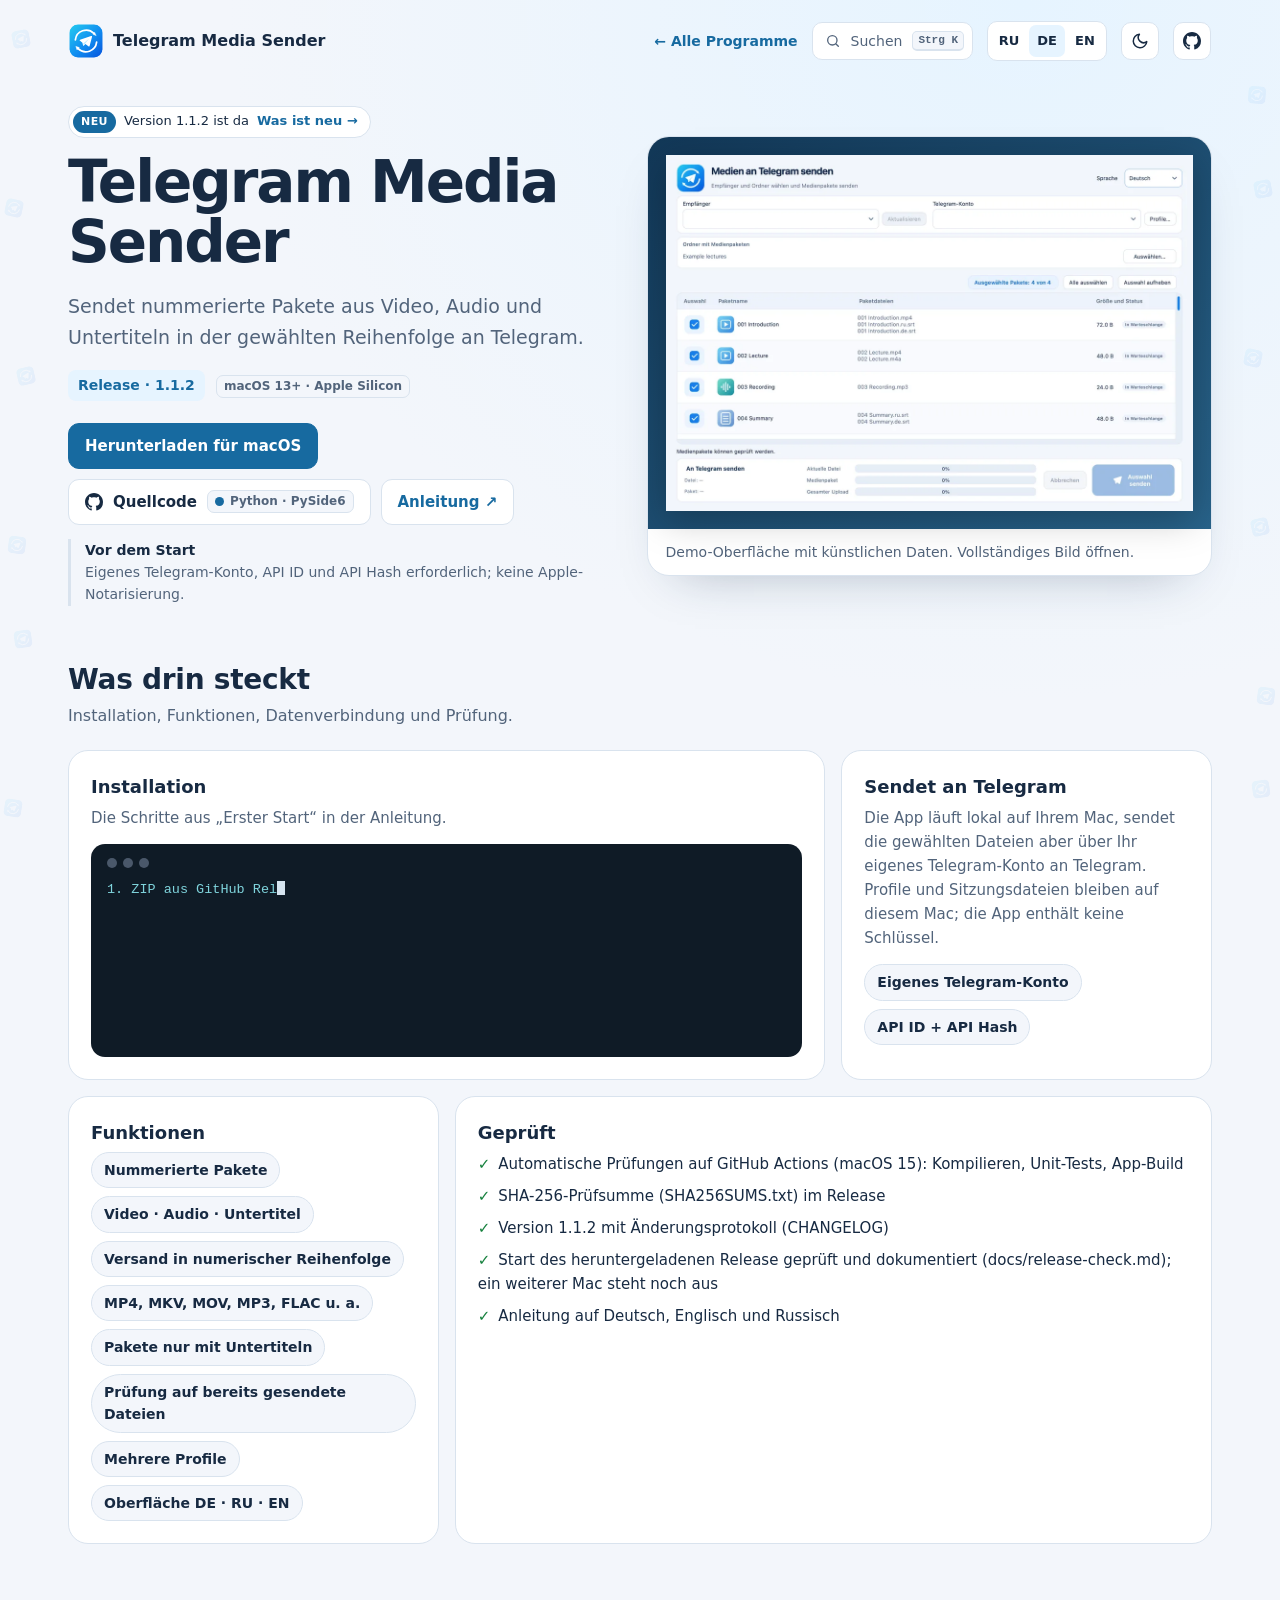
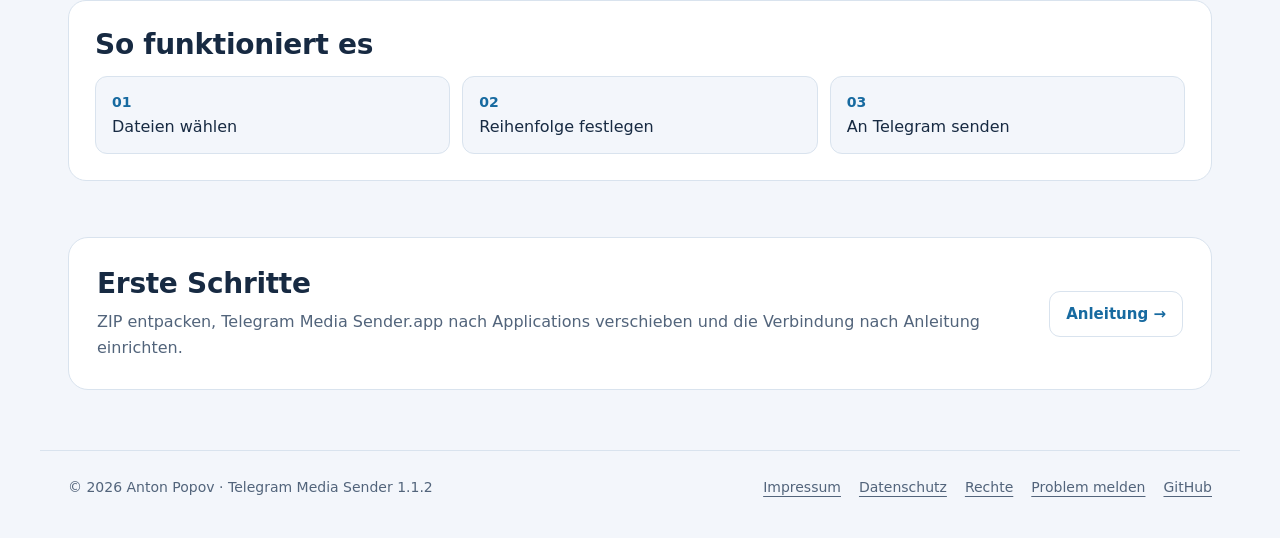
<file: index.html>
<!doctype html>
<html lang="de">
<head>
<meta charset="utf-8">
<meta name="viewport" content="width=device-width,initial-scale=1">
<meta name="color-scheme" content="light dark">
<meta name="description" content="Sendet nummerierte Pakete aus Video, Audio und Untertiteln in der gewählten Reihenfolge an Telegram.">
<title>Telegram Media Sender — Sendet nummerierte Pakete aus Video, Audio und Untertiteln in der gewählten Reihenfolge an Telegram</title>
<link rel="icon" href="presentation-icon.svg">
<script src="assets/kit/kit-theme.js"></script><link rel="stylesheet" href="assets/kit/kit.css?v=2026.11.16-1"><script src="assets/kit/programs.js?v=2026.11.16-1" defer></script><script src="assets/kit/kit.js?v=2026.11.16-1" defer></script>
<link rel="stylesheet" href="presentation.css?v=2026.11.16-1">
</head>
<body class="ppk-page">
<a class="ppk-skip" href="#main">Zum Inhalt</a>
<div class="ppk-nav-wrap" id="ppk-nav-wrap">
  <nav class="ppk-nav" aria-label="Hauptnavigation">
    <a class="ppk-brand" href="index.html"><img src="presentation-icon.svg" alt="" width="34" height="34"><span>Telegram Media Sender</span></a>
    <span class="ppk-spacer"></span>
    <a class="ppk-back" href="https://popovantondev.github.io/popovantondev/index.html">← Alle Programme</a>
    <button class="ppk-search-btn" type="button" data-ppk-open-search aria-label="Programme durchsuchen"><span>Suchen</span><kbd>Strg K</kbd></button>
    <div class="ppk-langs"><a href="index-ru.html" lang="ru" hreflang="ru">RU</a><a href="index.html" lang="de" hreflang="de" aria-current="page">DE</a><a href="index-en.html" lang="en" hreflang="en">EN</a></div>
    <button class="ppk-icon-btn ppk-theme-btn" type="button" data-ppk-theme aria-label="Farbschema wechseln"></button>
    <a class="ppk-icon-btn ppk-gh-btn" href="https://github.com/popovantondev/TelegramMediaSender" aria-label="GitHub"></a>
  </nav>
</div>
<main class="ppk-shell" id="main">
<div class="ppk-hero">
<div>
<a class="ppk-pill" href="https://github.com/popovantondev/TelegramMediaSender/releases/tag/v1.1.2"><span class="ppk-new">NEU</span><span>Version 1.1.2 ist da</span> <span class="ppk-more">Was ist neu →</span></a>
<h1>Telegram Media Sender</h1>
<p class="ppk-lead">Sendet nummerierte Pakete aus Video, Audio und Untertiteln in der gewählten Reihenfolge an Telegram.</p>
<span class="ppk-status">Release · 1.1.2</span> <span class="ppk-chip ppk-meta-chip">macOS 13+ · Apple Silicon</span>
<div class="ppk-actions">
<a class="ppk-btn ppk-btn-primary" href="https://github.com/popovantondev/TelegramMediaSender/releases/tag/v1.1.2">Herunterladen für macOS</a>
<a class="ppk-btn ppk-btn-gh" href="https://github.com/popovantondev/TelegramMediaSender">Quellcode <span class="ppk-chip"><i class="ppk-dot"></i>Python · PySide6</span></a>
<a class="ppk-btn" href="Guide-de.html">Anleitung ↗</a>
</div>
<p class="ppk-requirements"><strong>Vor dem Start</strong>Eigenes Telegram-Konto, API ID und API Hash erforderlich; keine Apple-Notarisierung.</p>

</div>
<figure class="ppk-preview">
<div class="ppk-stage"><a href="docs/images/app-de.png"><img src="assets/web/app-de.e000f62c.webp" alt="Telegram Media Sender — Demo-Oberfläche mit künstlichen Daten. Vollständiges Bild öffnen." decoding="async" width="2560" height="1728" fetchpriority="high"></a></div>
<figcaption>Demo-Oberfläche mit künstlichen Daten. Vollständiges Bild öffnen.</figcaption>
</figure>
</div>

<section class="ppk-bento-section ppk-section ppk-reveal">
<h2>Was drin steckt</h2>
<p class="ppk-sub">Installation, Funktionen, Datenverbindung und Prüfung.</p>
<div class="ppk-bento">
<div class="ppk-tile ppk-wide"><h3>Installation</h3><p>Die Schritte aus „Erster Start“ in der Anleitung.</p><div class="ppk-term" role="group" aria-label="Installation"><div class="ppk-term-bar"><i></i><i></i><i></i></div><div class="ppk-term-out"><div class="ppk-ps">1. ZIP aus GitHub Releases laden und entpacken</div><div class="ppk-ps">2. App in den Ordner „Programme“ verschieben</div><div class="ppk-dim">   Blockiert Gatekeeper: Systemeinstellungen → Datenschutz &amp; Sicherheit → Dennoch öffnen</div><div class="ppk-ps">3. Profil mit Telefonnummer, API ID und API Hash anlegen</div><div class="ppk-ps">4. Anmeldecode eingeben, bei Bedarf das Passwort der Zwei-Schritt-Verifizierung</div><div class="ppk-ok">5. Chats laden, Zielchat wählen, Pakete markieren, senden</div></div></div></div>
<div class="ppk-tile"><h3>Sendet an Telegram</h3><p>Die App läuft lokal auf Ihrem Mac, sendet die gewählten Dateien aber über Ihr eigenes Telegram-Konto an Telegram. Profile und Sitzungsdateien bleiben auf diesem Mac; die App enthält keine Schlüssel.</p><div class="ppk-chips"><span>Eigenes Telegram-Konto</span><span>API ID + API Hash</span></div></div>
<div class="ppk-tile"><h3>Funktionen</h3><div class="ppk-chips"><span>Nummerierte Pakete</span><span>Video · Audio · Untertitel</span><span>Versand in numerischer Reihenfolge</span><span>MP4, MKV, MOV, MP3, FLAC u. a.</span><span>Pakete nur mit Untertiteln</span><span>Prüfung auf bereits gesendete Dateien</span><span>Mehrere Profile</span><span>Oberfläche DE · RU · EN</span></div></div>
<div class="ppk-tile ppk-wide"><h3>Geprüft</h3><ul class="ppk-checks"><li>Automatische Prüfungen auf GitHub Actions (macOS 15): Kompilieren, Unit-Tests, App-Build</li><li>SHA-256-Prüfsumme (SHA256SUMS.txt) im Release</li><li>Version 1.1.2 mit Änderungsprotokoll (CHANGELOG)</li><li>Start des heruntergeladenen Release geprüft und dokumentiert (docs/release-check.md); ein weiterer Mac steht noch aus</li><li>Anleitung auf Deutsch, Englisch und Russisch</li></ul></div>
</div>
</section>

<section class="ppk-section ppk-process ppk-reveal" aria-labelledby="process-title">
<h2 id="process-title">So funktioniert es</h2>
<ol class="ppk-flow"><li>Dateien wählen</li><li>Reihenfolge festlegen</li><li>An Telegram senden</li></ol>
</section>

<section class="ppk-section ppk-start ppk-reveal">
<div><h2>Erste Schritte</h2><p>ZIP entpacken, Telegram Media Sender.app nach Applications verschieben und die Verbindung nach Anleitung einrichten.</p></div>
<div class="ppk-actions"><a class="ppk-btn" href="Guide-de.html">Anleitung →</a></div>
</section>
</main>
<footer class="ppk-footer">
<span>© 2026 Anton Popov · Telegram Media Sender 1.1.2</span>
<nav aria-label="Rechtliches"><a href="https://popovantondev.github.io/popovantondev/impressum.html">Impressum</a><a href="https://popovantondev.github.io/popovantondev/datenschutz.html">Datenschutz</a><a href="https://github.com/popovantondev/TelegramMediaSender/blob/main/RIGHTS.md">Rechte</a><a href="https://github.com/popovantondev/TelegramMediaSender/issues/new/choose">Problem melden</a><a href="https://github.com/popovantondev/TelegramMediaSender">GitHub</a></nav>
</footer>
</body>
</html>
</file>
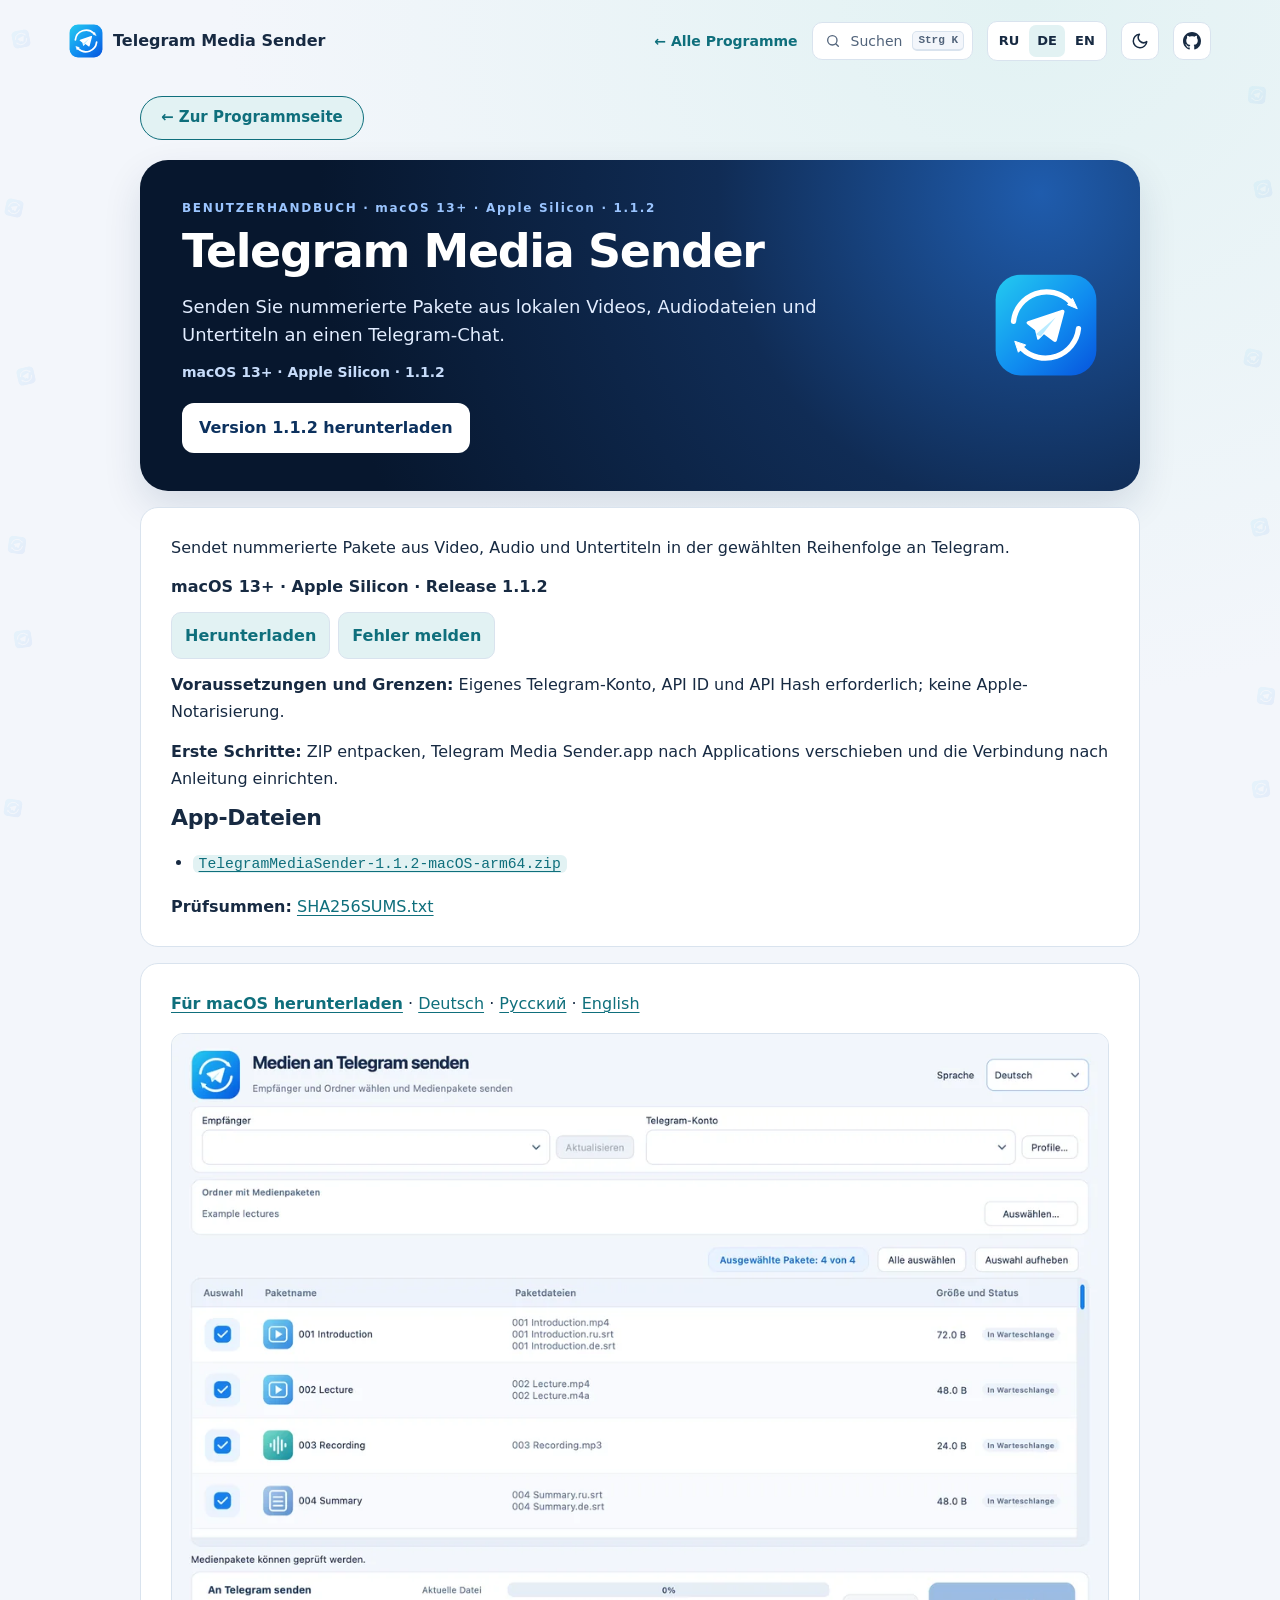
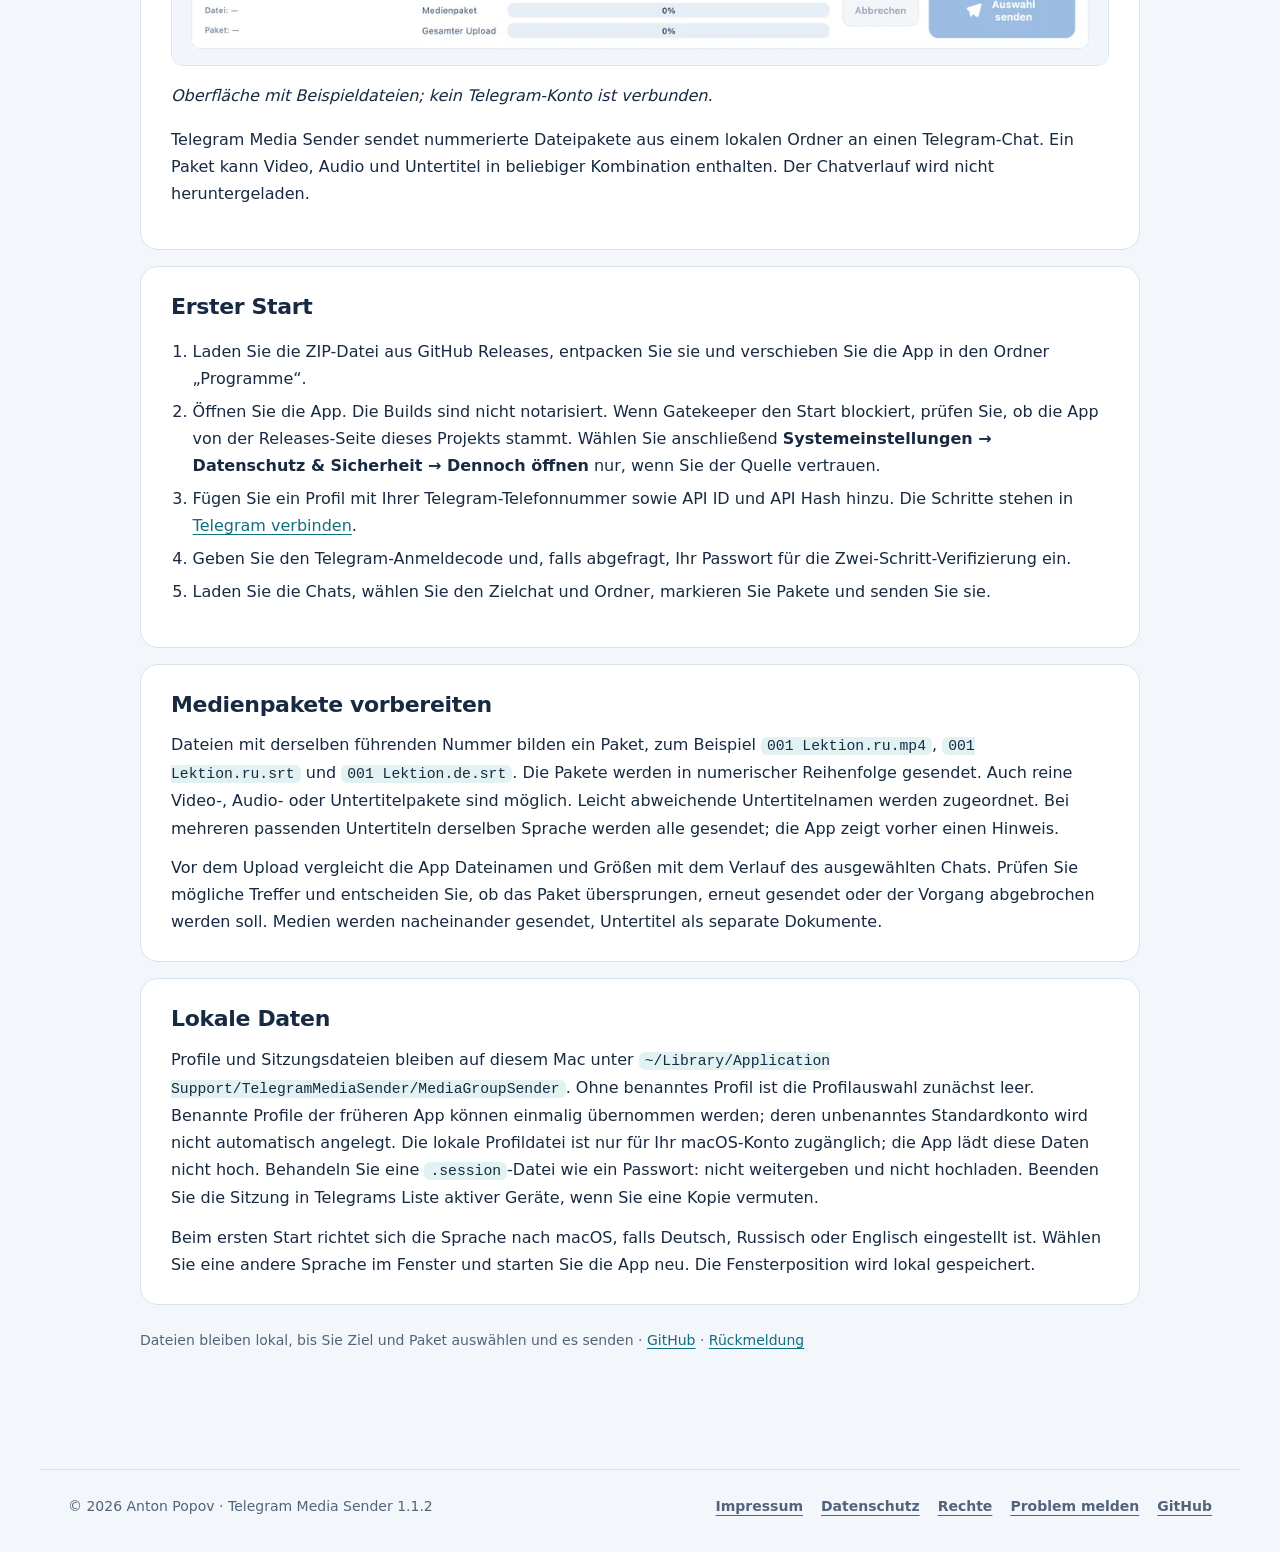
<file: Guide-de.html>
<!doctype html><html lang="de"><head><meta charset="utf-8"><meta name="viewport" content="width=device-width,initial-scale=1"><meta name="theme-color" content="#071a35"><meta name="description" content="Senden Sie nummerierte Pakete aus lokalen Videos, Audiodateien und Untertiteln an einen Telegram-Chat."><title>Telegram Media Sender — Anleitung</title><style>:root{--ink:#14253d;--muted:#607087;--line:#dbe4f0;--blue:#1677ff;--panel:#fff;--canvas:#f3f6fb}
*{box-sizing:border-box}body{margin:0;background:var(--canvas);color:var(--ink);font:16px/1.72 -apple-system,BlinkMacSystemFont,"Segoe UI",sans-serif}a{color:#075dd1;text-decoration-thickness:1px;text-underline-offset:3px}a:hover{color:#003c91}.shell{width:min(100% - 36px,1000px);margin:0 auto;padding:24px 0 56px}.top{display:flex;align-items:center;justify-content:space-between;gap:18px;margin-bottom:20px}.brand{display:flex;align-items:center;gap:10px;color:var(--ink);font-weight:750;text-decoration:none}.brand-mark{display:grid;width:38px;height:38px;place-items:center;border-radius:12px;background:#e6f0ff;color:#075dd1;font-size:18px;font-weight:800}.brand img{width:38px;height:38px;object-fit:contain}nav{display:flex;gap:8px;flex-wrap:wrap}nav a{padding:7px 12px;border:1px solid var(--line);border-radius:999px;background:#fff;color:#34445b;text-decoration:none;font-size:14px;font-weight:650}nav a[aria-current=page]{background:#e6f0ff;border-color:#b8d3ff;color:#075dd1}.hero{display:grid;grid-template-columns:1fr 104px;gap:24px;align-items:center;padding:38px 42px;border-radius:28px;background:radial-gradient(circle at 90% 10%,#1f5cad 0,#102c55 34%,#07172e 76%);color:#fff;box-shadow:0 16px 38px #0b2b551f}.kicker{margin:0 0 8px;color:#9bc5ff;font-size:12px;letter-spacing:.14em;font-weight:750}.meta{margin:12px 0 0;color:#c7dcfa;font-size:14px;font-weight:650}h1{margin:0;font-size:clamp(30px,5vw,46px);line-height:1.12;letter-spacing:-.03em}.lead{max-width:720px;margin:15px 0 0;color:#e2edff;font-size:18px;line-height:1.55}.brand-mark-large{display:grid;width:92px;height:92px;place-items:center;border:1px solid #ffffff42;border-radius:24px;background:#ffffff12;color:#fff;font-size:38px;font-weight:800}.button{display:inline-block;margin-top:19px;padding:10px 16px;border:1px solid #ffffff5c;border-radius:12px;background:#fff;color:#0c315e;font-weight:700;text-decoration:none}.overview,.topic{margin:16px 0;padding:26px 30px;background:var(--panel);border:1px solid var(--line);border-radius:18px;box-shadow:0 5px 16px #0b2b5507}.overview p:first-child{margin-top:0}.overview img{display:block;max-width:100%;height:auto;margin:16px auto;border:1px solid var(--line);border-radius:12px}.overview table,.topic table{display:block;max-width:100%;overflow-x:auto;border-collapse:collapse}.overview th,.overview td,.topic th,.topic td{padding:8px 10px;border:1px solid var(--line);text-align:left}.topic h2{margin:0 0 12px;font-size:22px;line-height:1.3;letter-spacing:-.015em}.topic h3{margin:22px 0 8px;font-size:18px;line-height:1.35}.topic p{margin:0 0 12px}.topic p:last-child{margin-bottom:0}.topic ul,.topic ol{padding-left:1.35em}.topic li{margin:.35em 0}.topic th{background:#eef4fc}.topic pre{max-width:100%;overflow:auto;padding:16px;border-radius:12px;background:#0b1b31;color:#e5efff}.topic code{padding:.12em .35em;border-radius:5px;background:#edf2f8}.topic pre code{padding:0;background:transparent;color:inherit}.topic blockquote{margin:12px 0;padding:4px 16px;border-left:3px solid #8bbaff;color:var(--muted)}footer{margin-top:24px;padding:20px 10px;color:var(--muted);text-align:center;font-size:14px}@media(max-width:620px){.shell{width:min(100% - 22px,1000px);padding-top:12px}.top{align-items:flex-start;flex-direction:column}.hero{grid-template-columns:1fr 66px;padding:26px 22px;border-radius:20px;gap:12px}.brand-mark-large{width:66px;height:66px;font-size:28px;border-radius:18px}.lead{font-size:16px}.overview,.topic{padding:21px 19px}}@media print{body{background:#fff}.shell{width:100%;padding:0}.top nav,.button{break-inside:avoid}.hero,.topic,.overview{box-shadow:none}.topic{break-inside:avoid}}
/* Use the application's real artwork in the guide header. */
.brand-mark{display:grid;flex:none;width:38px;height:38px;place-items:center;overflow:hidden;border-radius:10px;background:#ffffff18}
.brand-mark img{display:block;width:100%;height:100%;padding:2px;object-fit:contain}
.brand-mark-large{display:grid;box-sizing:border-box;width:104px;height:104px;padding:8px;place-items:center;overflow:hidden;border:1px solid #ffffff48;border-radius:24px;background:#ffffff12;font-size:0}
.brand-mark-large img{display:block;width:100%;height:100%;object-fit:contain}
.brand-mark-large.preview-art img{padding:0;object-fit:cover}
@media(max-width:620px){.brand-mark-large{width:66px;height:66px;padding:5px;border-radius:18px}}

/* Let the app artwork stand on its own without an extra tile. */
.brand-mark,
.brand-mark-large,
.brand-mark-large.preview-art {
  padding: 0;
  border: 0;
  border-radius: 0;
  background: transparent;
  box-shadow: none;
}
.brand-mark img,
.brand-mark-large img,
.brand-mark-large.preview-art img {
  padding: 0;
  border: 0;
  border-radius: 0;
  background: transparent;
  box-shadow: none;
}
.release-summary code{overflow-wrap:anywhere}.release-actions{display:flex;gap:8px;flex-wrap:wrap}.release-link{display:inline-block;padding:9px 13px;border:1px solid #bdd1ed;border-radius:10px;background:#edf4ff;color:#0753ad;font-weight:650;text-decoration:none}.release-link:focus-visible{outline:3px solid #1677ff;outline-offset:3px}
</style><!-- ppk-head:start --><meta name="color-scheme" content="light dark"><link rel="icon" href="presentation-icon.svg"><script src="assets/kit/kit-theme.js"></script><link rel="stylesheet" href="assets/kit/kit.css?v=2026.11.16-1"><script src="assets/kit/programs.js?v=2026.11.16-1" defer></script><script src="assets/kit/kit.js?v=2026.11.16-1" defer></script><link rel="stylesheet" href="guide-kit.css?v=2026.11.16-1-faa9ca0f"><!-- ppk-head:end --></head><body class="ppk-page ppk-prose">
<!-- ppk-nav:start --><a class="ppk-skip" href="#main-content">Zum Inhalt</a>
<div class="ppk-nav-wrap" id="ppk-nav-wrap">
  <nav class="ppk-nav" aria-label="Hauptnavigation">
    <a class="ppk-brand" href="index.html"><img src="presentation-icon.svg" alt="" width="34" height="34"><span>Telegram Media Sender</span></a>
    <span class="ppk-spacer"></span>
    <a class="ppk-back" href="https://popovantondev.github.io/popovantondev/index.html">← Alle Programme</a>
    <button class="ppk-search-btn" type="button" data-ppk-open-search aria-label="Programme durchsuchen"><span>Suchen</span><kbd>Strg K</kbd></button>
    <div class="ppk-langs"><a href="Guide-ru.html" lang="ru" hreflang="ru">RU</a><a href="Guide-de.html" lang="de" hreflang="de" aria-current="page">DE</a><a href="Guide-en.html" lang="en" hreflang="en">EN</a></div>
    <button class="ppk-icon-btn ppk-theme-btn" type="button" data-ppk-theme aria-label="Farbschema wechseln"></button>
    <a class="ppk-icon-btn ppk-gh-btn" href="https://github.com/popovantondev/TelegramMediaSender" aria-label="GitHub"></a>
  </nav>
</div><!-- ppk-nav:end -->
<div class="shell"><main id="main-content">
<!-- ppk-guide-home:start --><p class="guide-home"><a class="guide-home-link" href="index.html">← Zur Programmseite</a></p><!-- ppk-guide-home:end -->
<section class="hero"><div><p class="kicker">BENUTZERHANDBUCH &#183; macOS 13+ &#183; Apple Silicon &#183; 1.1.2</p><h1>Telegram Media Sender</h1><p class="lead">Senden Sie nummerierte Pakete aus lokalen Videos, Audiodateien und Untertiteln an einen Telegram-Chat.</p><p class="meta">macOS 13+ &#183; Apple Silicon &#183; 1.1.2</p><a class="button" href="https://github.com/popovantondev/TelegramMediaSender/releases/tag/v1.1.2">Version 1.1.2 herunterladen</a></div><div class="brand-mark-large"><img src="src/telegram_media_sender/assets/app-icon.svg" alt="" width="256" height="256" decoding="async"></div></section>
<!-- public-release:start -->
<section class="topic release-summary" aria-label="Erste Schritte">
<p>Sendet nummerierte Pakete aus Video, Audio und Untertiteln in der gewählten Reihenfolge an Telegram.</p>
<p><strong>macOS 13+ · Apple Silicon · Release 1.1.2</strong></p>
<p class="release-actions"><a class="release-link" href="https://github.com/popovantondev/TelegramMediaSender/releases/tag/v1.1.2">Herunterladen</a> <a class="release-link" href="https://github.com/popovantondev/TelegramMediaSender/issues/new/choose">Fehler melden</a></p>
<p><strong>Voraussetzungen und Grenzen:</strong> Eigenes Telegram-Konto, API ID und API Hash erforderlich; keine Apple-Notarisierung.</p>
<p><strong>Erste Schritte:</strong> ZIP entpacken, Telegram Media Sender.app nach Applications verschieben und die Verbindung nach Anleitung einrichten.</p>
<h2>App-Dateien</h2>
<ul>
<li><a href="https://github.com/popovantondev/TelegramMediaSender/releases/download/v1.1.2/TelegramMediaSender-1.1.2-macOS-arm64.zip"><code>TelegramMediaSender-1.1.2-macOS-arm64.zip</code></a></li>
</ul>
<p><strong>Prüfsummen:</strong> <a href="https://github.com/popovantondev/TelegramMediaSender/releases/download/v1.1.2/SHA256SUMS.txt">SHA256SUMS.txt</a></p>
</section>
<!-- public-release:end -->
<section class="overview">
<p><strong><a href="https://github.com/popovantondev/TelegramMediaSender/releases/tag/v1.1.2">Für macOS herunterladen</a></strong> · <a href="Guide-de.html">Deutsch</a> · <a href="Guide-ru.html">Русский</a> · <a href="Guide-en.html">English</a></p>
<p><a class="guide-full-image" href="docs/images/app-de.png" aria-label="Vollständiges Bild öffnen"><img src="assets/web/app-de.e000f62c.webp" alt="Telegram Media Sender" width="2560" height="1728" loading="lazy" decoding="async" /></a></p>
<p><em>Oberfläche mit Beispieldateien; kein Telegram-Konto ist verbunden.</em></p>
<p>Telegram Media Sender sendet nummerierte Dateipakete aus einem lokalen Ordner an einen Telegram-Chat. Ein Paket kann Video, Audio und Untertitel in beliebiger Kombination enthalten. Der Chatverlauf wird nicht heruntergeladen.</p>
</section><section class="topic"><h2 id="erster-start">Erster Start</h2>
<ol>
<li>Laden Sie die ZIP-Datei aus GitHub Releases, entpacken Sie sie und verschieben Sie die App in den Ordner „Programme“.</li>
<li>Öffnen Sie die App. Die Builds sind nicht notarisiert. Wenn Gatekeeper den Start blockiert, prüfen Sie, ob die App von der Releases-Seite dieses Projekts stammt. Wählen Sie anschließend <strong>Systemeinstellungen → Datenschutz &amp; Sicherheit → Dennoch öffnen</strong> nur, wenn Sie der Quelle vertrauen.</li>
<li>Fügen Sie ein Profil mit Ihrer Telegram-Telefonnummer sowie API ID und API Hash hinzu. Die Schritte stehen in <a href="https://github.com/popovantondev/TelegramMediaSender/blob/main/docs/de/telegram-setup.md">Telegram verbinden</a>.</li>
<li>Geben Sie den Telegram-Anmeldecode und, falls abgefragt, Ihr Passwort für die Zwei-Schritt-Verifizierung ein.</li>
<li>Laden Sie die Chats, wählen Sie den Zielchat und Ordner, markieren Sie Pakete und senden Sie sie.</li>
</ol>
</section><section class="topic"><h2 id="medienpakete-vorbereiten">Medienpakete vorbereiten</h2>
<p>Dateien mit derselben führenden Nummer bilden ein Paket, zum Beispiel <code>001 Lektion.ru.mp4</code>, <code>001 Lektion.ru.srt</code> und <code>001 Lektion.de.srt</code>. Die Pakete werden in numerischer Reihenfolge gesendet. Auch reine Video-, Audio- oder Untertitelpakete sind möglich. Leicht abweichende Untertitelnamen werden zugeordnet. Bei mehreren passenden Untertiteln derselben Sprache werden alle gesendet; die App zeigt vorher einen Hinweis.</p>
<p>Vor dem Upload vergleicht die App Dateinamen und Größen mit dem Verlauf des ausgewählten Chats. Prüfen Sie mögliche Treffer und entscheiden Sie, ob das Paket übersprungen, erneut gesendet oder der Vorgang abgebrochen werden soll. Medien werden nacheinander gesendet, Untertitel als separate Dokumente.</p>
</section><section class="topic"><h2 id="lokale-daten">Lokale Daten</h2>
<p>Profile und Sitzungsdateien bleiben auf diesem Mac unter <code>~/Library/Application Support/TelegramMediaSender/MediaGroupSender</code>. Ohne benanntes Profil ist die Profilauswahl zunächst leer. Benannte Profile der früheren App können einmalig übernommen werden; deren unbenanntes Standardkonto wird nicht automatisch angelegt. Die lokale Profildatei ist nur für Ihr macOS-Konto zugänglich; die App lädt diese Daten nicht hoch. Behandeln Sie eine <code>.session</code>-Datei wie ein Passwort: nicht weitergeben und nicht hochladen. Beenden Sie die Sitzung in Telegrams Liste aktiver Geräte, wenn Sie eine Kopie vermuten.</p>
<p>Beim ersten Start richtet sich die Sprache nach macOS, falls Deutsch, Russisch oder Englisch eingestellt ist. Wählen Sie eine andere Sprache im Fenster und starten Sie die App neu. Die Fensterposition wird lokal gespeichert.</p>
</section></main><div class="guide-note">Dateien bleiben lokal, bis Sie Ziel und Paket ausw&#228;hlen und es senden · <a href="https://github.com/popovantondev/TelegramMediaSender">GitHub</a> · <a href="https://github.com/popovantondev/TelegramMediaSender/issues/new/choose">Rückmeldung</a></div></div>
<footer class="ppk-footer">
<span>© 2026 Anton Popov · Telegram Media Sender 1.1.2</span>
<nav aria-label="Rechtliches"><a href="https://popovantondev.github.io/popovantondev/impressum.html">Impressum</a><a href="https://popovantondev.github.io/popovantondev/datenschutz.html">Datenschutz</a><a href="https://github.com/popovantondev/TelegramMediaSender/blob/main/RIGHTS.md">Rechte</a><a href="https://github.com/popovantondev/TelegramMediaSender/issues/new/choose">Problem melden</a><a href="https://github.com/popovantondev/TelegramMediaSender">GitHub</a></nav>
</footer>
</body></html>
</file>
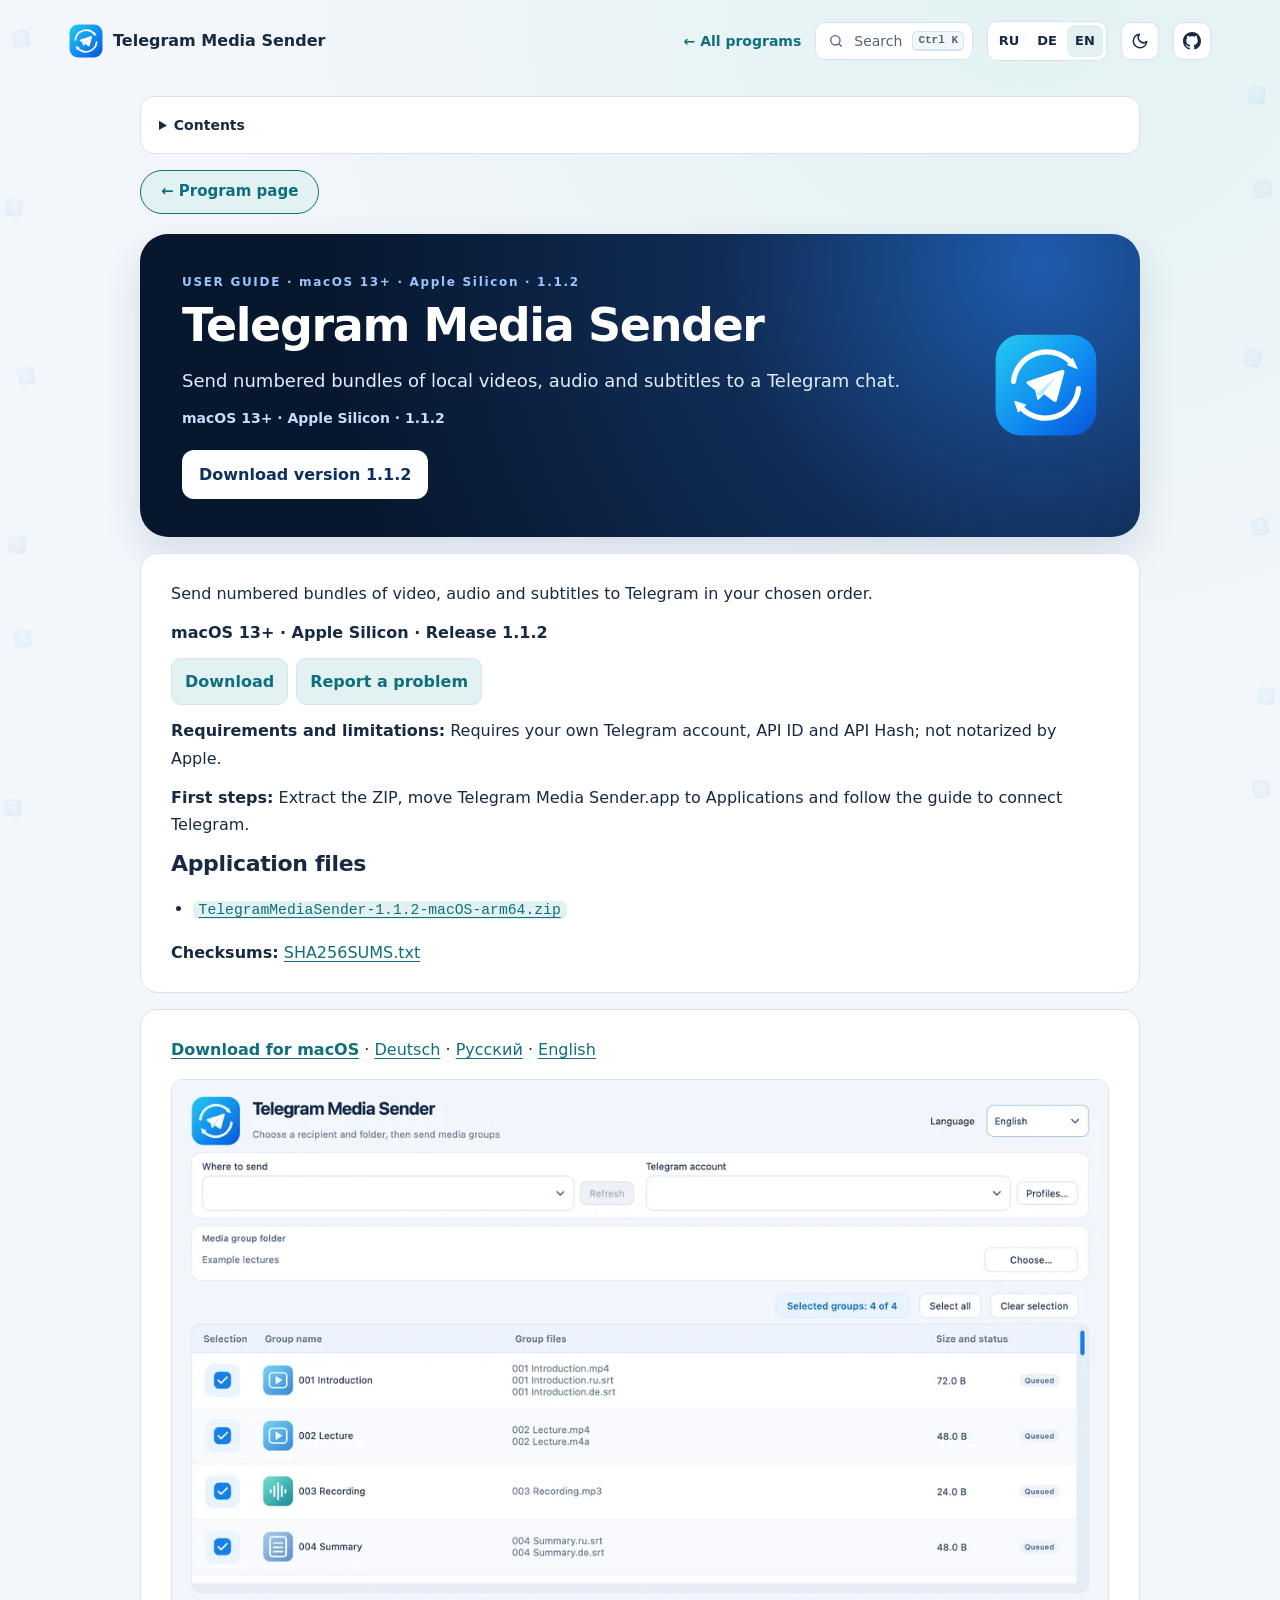
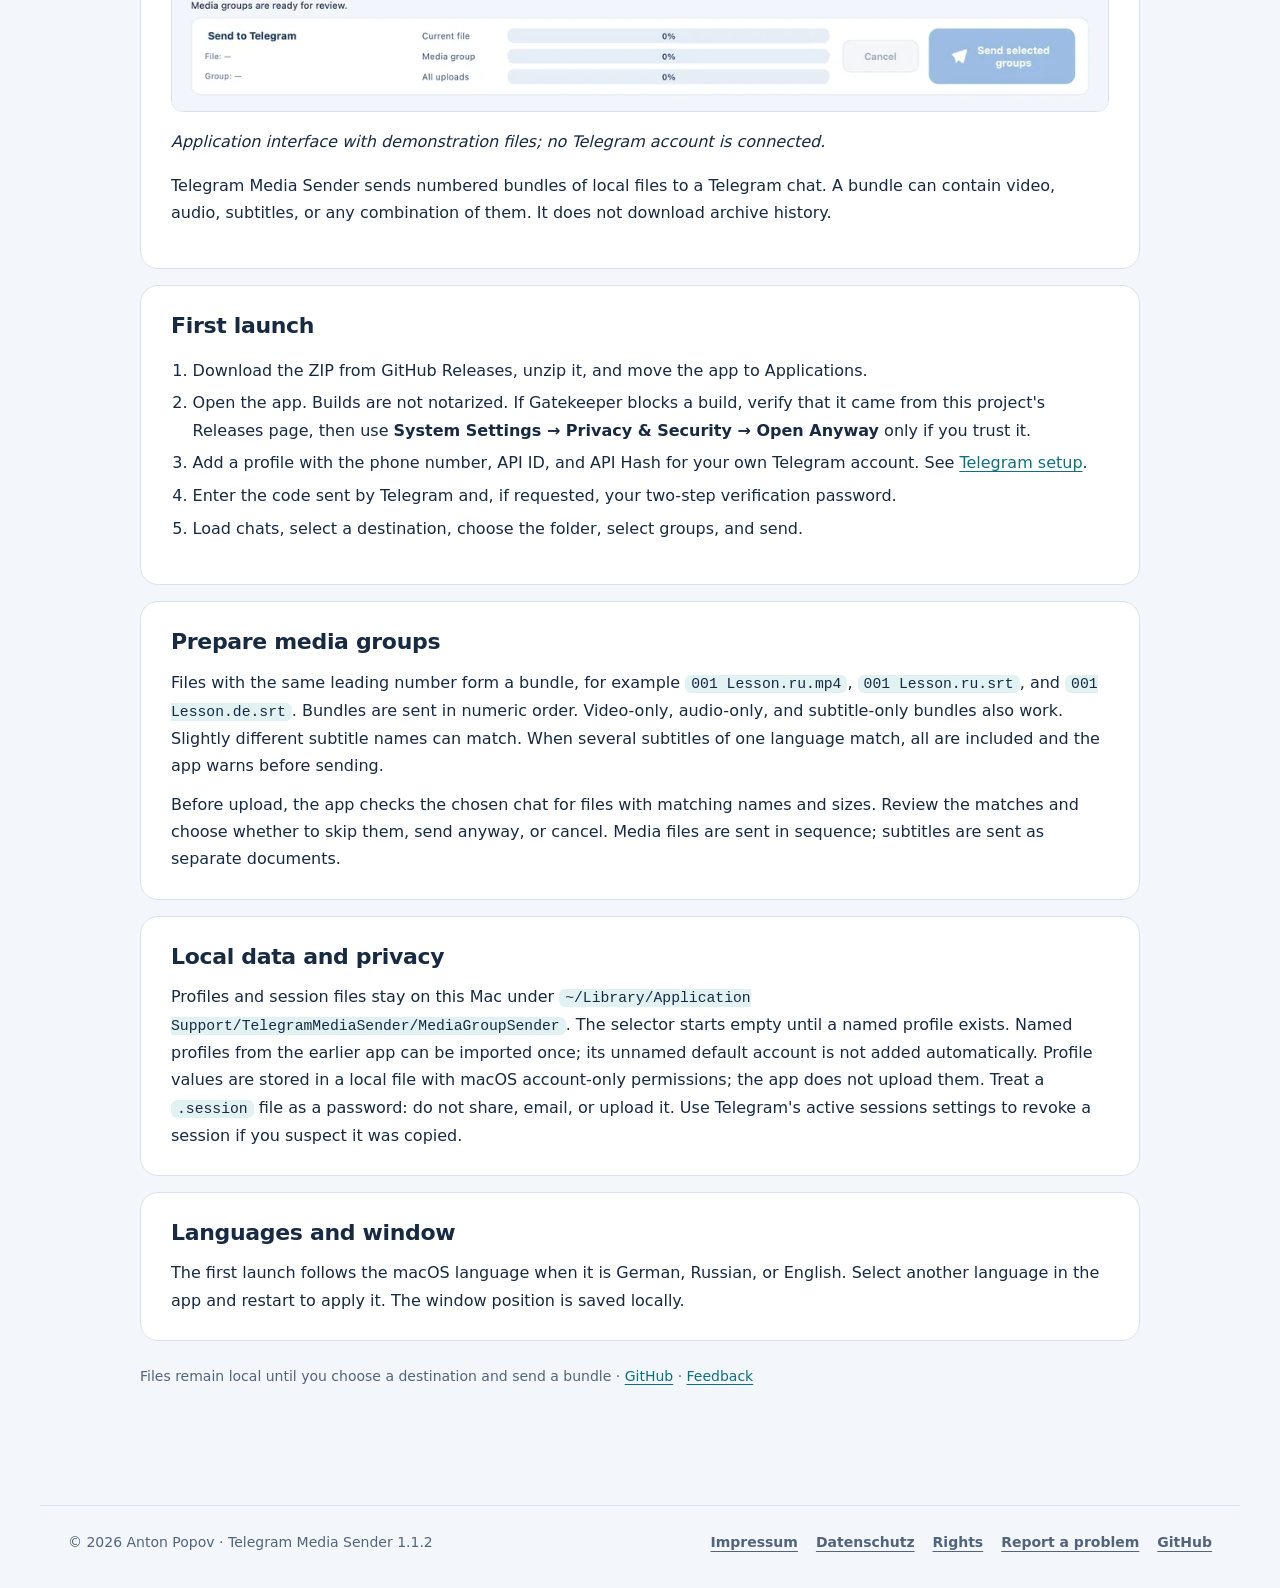
<file: Guide-en.html>
<!doctype html><html lang="en"><head><meta charset="utf-8"><meta name="viewport" content="width=device-width,initial-scale=1"><meta name="theme-color" content="#071a35"><meta name="description" content="Send numbered bundles of local videos, audio and subtitles to a Telegram chat."><title>Telegram Media Sender — User guide</title><style>:root{--ink:#14253d;--muted:#607087;--line:#dbe4f0;--blue:#1677ff;--panel:#fff;--canvas:#f3f6fb}
*{box-sizing:border-box}body{margin:0;background:var(--canvas);color:var(--ink);font:16px/1.72 -apple-system,BlinkMacSystemFont,"Segoe UI",sans-serif}a{color:#075dd1;text-decoration-thickness:1px;text-underline-offset:3px}a:hover{color:#003c91}.shell{width:min(100% - 36px,1000px);margin:0 auto;padding:24px 0 56px}.top{display:flex;align-items:center;justify-content:space-between;gap:18px;margin-bottom:20px}.brand{display:flex;align-items:center;gap:10px;color:var(--ink);font-weight:750;text-decoration:none}.brand-mark{display:grid;width:38px;height:38px;place-items:center;border-radius:12px;background:#e6f0ff;color:#075dd1;font-size:18px;font-weight:800}.brand img{width:38px;height:38px;object-fit:contain}nav{display:flex;gap:8px;flex-wrap:wrap}nav a{padding:7px 12px;border:1px solid var(--line);border-radius:999px;background:#fff;color:#34445b;text-decoration:none;font-size:14px;font-weight:650}nav a[aria-current=page]{background:#e6f0ff;border-color:#b8d3ff;color:#075dd1}.hero{display:grid;grid-template-columns:1fr 104px;gap:24px;align-items:center;padding:38px 42px;border-radius:28px;background:radial-gradient(circle at 90% 10%,#1f5cad 0,#102c55 34%,#07172e 76%);color:#fff;box-shadow:0 16px 38px #0b2b551f}.kicker{margin:0 0 8px;color:#9bc5ff;font-size:12px;letter-spacing:.14em;font-weight:750}.meta{margin:12px 0 0;color:#c7dcfa;font-size:14px;font-weight:650}h1{margin:0;font-size:clamp(30px,5vw,46px);line-height:1.12;letter-spacing:-.03em}.lead{max-width:720px;margin:15px 0 0;color:#e2edff;font-size:18px;line-height:1.55}.brand-mark-large{display:grid;width:92px;height:92px;place-items:center;border:1px solid #ffffff42;border-radius:24px;background:#ffffff12;color:#fff;font-size:38px;font-weight:800}.button{display:inline-block;margin-top:19px;padding:10px 16px;border:1px solid #ffffff5c;border-radius:12px;background:#fff;color:#0c315e;font-weight:700;text-decoration:none}.overview,.topic{margin:16px 0;padding:26px 30px;background:var(--panel);border:1px solid var(--line);border-radius:18px;box-shadow:0 5px 16px #0b2b5507}.overview p:first-child{margin-top:0}.overview img{display:block;max-width:100%;height:auto;margin:16px auto;border:1px solid var(--line);border-radius:12px}.overview table,.topic table{display:block;max-width:100%;overflow-x:auto;border-collapse:collapse}.overview th,.overview td,.topic th,.topic td{padding:8px 10px;border:1px solid var(--line);text-align:left}.topic h2{margin:0 0 12px;font-size:22px;line-height:1.3;letter-spacing:-.015em}.topic h3{margin:22px 0 8px;font-size:18px;line-height:1.35}.topic p{margin:0 0 12px}.topic p:last-child{margin-bottom:0}.topic ul,.topic ol{padding-left:1.35em}.topic li{margin:.35em 0}.topic th{background:#eef4fc}.topic pre{max-width:100%;overflow:auto;padding:16px;border-radius:12px;background:#0b1b31;color:#e5efff}.topic code{padding:.12em .35em;border-radius:5px;background:#edf2f8}.topic pre code{padding:0;background:transparent;color:inherit}.topic blockquote{margin:12px 0;padding:4px 16px;border-left:3px solid #8bbaff;color:var(--muted)}footer{margin-top:24px;padding:20px 10px;color:var(--muted);text-align:center;font-size:14px}@media(max-width:620px){.shell{width:min(100% - 22px,1000px);padding-top:12px}.top{align-items:flex-start;flex-direction:column}.hero{grid-template-columns:1fr 66px;padding:26px 22px;border-radius:20px;gap:12px}.brand-mark-large{width:66px;height:66px;font-size:28px;border-radius:18px}.lead{font-size:16px}.overview,.topic{padding:21px 19px}}@media print{body{background:#fff}.shell{width:100%;padding:0}.top nav,.button{break-inside:avoid}.hero,.topic,.overview{box-shadow:none}.topic{break-inside:avoid}}
/* Use the application's real artwork in the guide header. */
.brand-mark{display:grid;flex:none;width:38px;height:38px;place-items:center;overflow:hidden;border-radius:10px;background:#ffffff18}
.brand-mark img{display:block;width:100%;height:100%;padding:2px;object-fit:contain}
.brand-mark-large{display:grid;box-sizing:border-box;width:104px;height:104px;padding:8px;place-items:center;overflow:hidden;border:1px solid #ffffff48;border-radius:24px;background:#ffffff12;font-size:0}
.brand-mark-large img{display:block;width:100%;height:100%;object-fit:contain}
.brand-mark-large.preview-art img{padding:0;object-fit:cover}
@media(max-width:620px){.brand-mark-large{width:66px;height:66px;padding:5px;border-radius:18px}}

/* Let the app artwork stand on its own without an extra tile. */
.brand-mark,
.brand-mark-large,
.brand-mark-large.preview-art {
  padding: 0;
  border: 0;
  border-radius: 0;
  background: transparent;
  box-shadow: none;
}
.brand-mark img,
.brand-mark-large img,
.brand-mark-large.preview-art img {
  padding: 0;
  border: 0;
  border-radius: 0;
  background: transparent;
  box-shadow: none;
}
.release-summary code{overflow-wrap:anywhere}.release-actions{display:flex;gap:8px;flex-wrap:wrap}.release-link{display:inline-block;padding:9px 13px;border:1px solid #bdd1ed;border-radius:10px;background:#edf4ff;color:#0753ad;font-weight:650;text-decoration:none}.release-link:focus-visible{outline:3px solid #1677ff;outline-offset:3px}
</style><!-- ppk-head:start --><meta name="color-scheme" content="light dark"><link rel="icon" href="presentation-icon.svg"><script src="assets/kit/kit-theme.js"></script><link rel="stylesheet" href="assets/kit/kit.css?v=2026.11.16-1"><script src="assets/kit/programs.js?v=2026.11.16-1" defer></script><script src="assets/kit/kit.js?v=2026.11.16-1" defer></script><link rel="stylesheet" href="guide-kit.css?v=2026.11.16-1-faa9ca0f"><!-- ppk-head:end --></head><body class="ppk-page ppk-prose">
<!-- ppk-nav:start --><a class="ppk-skip" href="#main-content">Skip to content</a>
<div class="ppk-nav-wrap" id="ppk-nav-wrap">
  <nav class="ppk-nav" aria-label="Main navigation">
    <a class="ppk-brand" href="index-en.html"><img src="presentation-icon.svg" alt="" width="34" height="34"><span>Telegram Media Sender</span></a>
    <span class="ppk-spacer"></span>
    <a class="ppk-back" href="https://popovantondev.github.io/popovantondev/index-en.html">← All programs</a>
    <button class="ppk-search-btn" type="button" data-ppk-open-search aria-label="Search programs"><span>Search</span><kbd>Ctrl K</kbd></button>
    <div class="ppk-langs"><a href="Guide-ru.html" lang="ru" hreflang="ru">RU</a><a href="Guide-de.html" lang="de" hreflang="de">DE</a><a href="Guide-en.html" lang="en" hreflang="en" aria-current="page">EN</a></div>
    <button class="ppk-icon-btn ppk-theme-btn" type="button" data-ppk-theme aria-label="Switch colour scheme"></button>
    <a class="ppk-icon-btn ppk-gh-btn" href="https://github.com/popovantondev/TelegramMediaSender" aria-label="GitHub"></a>
  </nav>
</div><!-- ppk-nav:end -->
<div class="shell"><aside class="guide-tools"><details><summary>Contents</summary><ol><li><a href="#first-launch">First launch</a></li><li><a href="#prepare-media-groups">Prepare media groups</a></li><li><a href="#local-data-and-privacy">Local data and privacy</a></li><li><a href="#languages-and-window">Languages and window</a></li></ol></details></aside>
<main id="main-content">
<!-- ppk-guide-home:start --><p class="guide-home"><a class="guide-home-link" href="index-en.html">← Program page</a></p><!-- ppk-guide-home:end -->
<section class="hero"><div><p class="kicker">USER GUIDE &#183; macOS 13+ &#183; Apple Silicon &#183; 1.1.2</p><h1>Telegram Media Sender</h1><p class="lead">Send numbered bundles of local videos, audio and subtitles to a Telegram chat.</p><p class="meta">macOS 13+ &#183; Apple Silicon &#183; 1.1.2</p><a class="button" href="https://github.com/popovantondev/TelegramMediaSender/releases/tag/v1.1.2">Download version 1.1.2</a></div><div class="brand-mark-large"><img src="src/telegram_media_sender/assets/app-icon.svg" alt="" width="256" height="256" decoding="async"></div></section>
<!-- public-release:start -->
<section class="topic release-summary" aria-label="First steps">
<p>Send numbered bundles of video, audio and subtitles to Telegram in your chosen order.</p>
<p><strong>macOS 13+ · Apple Silicon · Release 1.1.2</strong></p>
<p class="release-actions"><a class="release-link" href="https://github.com/popovantondev/TelegramMediaSender/releases/tag/v1.1.2">Download</a> <a class="release-link" href="https://github.com/popovantondev/TelegramMediaSender/issues/new/choose">Report a problem</a></p>
<p><strong>Requirements and limitations:</strong> Requires your own Telegram account, API ID and API Hash; not notarized by Apple.</p>
<p><strong>First steps:</strong> Extract the ZIP, move Telegram Media Sender.app to Applications and follow the guide to connect Telegram.</p>
<h2>Application files</h2>
<ul>
<li><a href="https://github.com/popovantondev/TelegramMediaSender/releases/download/v1.1.2/TelegramMediaSender-1.1.2-macOS-arm64.zip"><code>TelegramMediaSender-1.1.2-macOS-arm64.zip</code></a></li>
</ul>
<p><strong>Checksums:</strong> <a href="https://github.com/popovantondev/TelegramMediaSender/releases/download/v1.1.2/SHA256SUMS.txt">SHA256SUMS.txt</a></p>
</section>
<!-- public-release:end -->
<section class="overview">
<p><strong><a href="https://github.com/popovantondev/TelegramMediaSender/releases/tag/v1.1.2">Download for macOS</a></strong> · <a href="Guide-de.html">Deutsch</a> · <a href="Guide-ru.html">Русский</a> · <a href="Guide-en.html">English</a></p>
<p><a class="guide-full-image" href="docs/images/app-en.png" aria-label="Open the full image"><img src="assets/web/app-en.8d3d2b29.webp" alt="Telegram Media Sender" width="2560" height="1728" loading="lazy" decoding="async" /></a></p>
<p><em>Application interface with demonstration files; no Telegram account is connected.</em></p>
<p>Telegram Media Sender sends numbered bundles of local files to a Telegram chat. A bundle can contain video, audio, subtitles, or any combination of them. It does not download archive history.</p>
</section><section class="topic"><h2 id="first-launch">First launch</h2>
<ol>
<li>Download the ZIP from GitHub Releases, unzip it, and move the app to Applications.</li>
<li>Open the app. Builds are not notarized. If Gatekeeper blocks a build, verify that it came from this project's Releases page, then use <strong>System Settings → Privacy &amp; Security → Open Anyway</strong> only if you trust it.</li>
<li>Add a profile with the phone number, API ID, and API Hash for your own Telegram account. See <a href="https://github.com/popovantondev/TelegramMediaSender/blob/main/docs/en/telegram-setup.md">Telegram setup</a>.</li>
<li>Enter the code sent by Telegram and, if requested, your two-step verification password.</li>
<li>Load chats, select a destination, choose the folder, select groups, and send.</li>
</ol>
</section><section class="topic"><h2 id="prepare-media-groups">Prepare media groups</h2>
<p>Files with the same leading number form a bundle, for example <code>001 Lesson.ru.mp4</code>, <code>001 Lesson.ru.srt</code>, and <code>001 Lesson.de.srt</code>. Bundles are sent in numeric order. Video-only, audio-only, and subtitle-only bundles also work. Slightly different subtitle names can match. When several subtitles of one language match, all are included and the app warns before sending.</p>
<p>Before upload, the app checks the chosen chat for files with matching names and sizes. Review the matches and choose whether to skip them, send anyway, or cancel. Media files are sent in sequence; subtitles are sent as separate documents.</p>
</section><section class="topic"><h2 id="local-data-and-privacy">Local data and privacy</h2>
<p>Profiles and session files stay on this Mac under <code>~/Library/Application Support/TelegramMediaSender/MediaGroupSender</code>. The selector starts empty until a named profile exists. Named profiles from the earlier app can be imported once; its unnamed default account is not added automatically. Profile values are stored in a local file with macOS account-only permissions; the app does not upload them. Treat a <code>.session</code> file as a password: do not share, email, or upload it. Use Telegram's active sessions settings to revoke a session if you suspect it was copied.</p>
</section><section class="topic"><h2 id="languages-and-window">Languages and window</h2>
<p>The first launch follows the macOS language when it is German, Russian, or English. Select another language in the app and restart to apply it. The window position is saved locally.</p>
</section></main><div class="guide-note">Files remain local until you choose a destination and send a bundle · <a href="https://github.com/popovantondev/TelegramMediaSender">GitHub</a> · <a href="https://github.com/popovantondev/TelegramMediaSender/issues/new/choose">Feedback</a></div></div>
<footer class="ppk-footer">
<span>© 2026 Anton Popov · Telegram Media Sender 1.1.2</span>
<nav aria-label="Legal"><a href="https://popovantondev.github.io/popovantondev/impressum.html">Impressum</a><a href="https://popovantondev.github.io/popovantondev/datenschutz.html">Datenschutz</a><a href="https://github.com/popovantondev/TelegramMediaSender/blob/main/RIGHTS.md">Rights</a><a href="https://github.com/popovantondev/TelegramMediaSender/issues/new/choose">Report a problem</a><a href="https://github.com/popovantondev/TelegramMediaSender">GitHub</a></nav>
</footer>
</body></html>
</file>
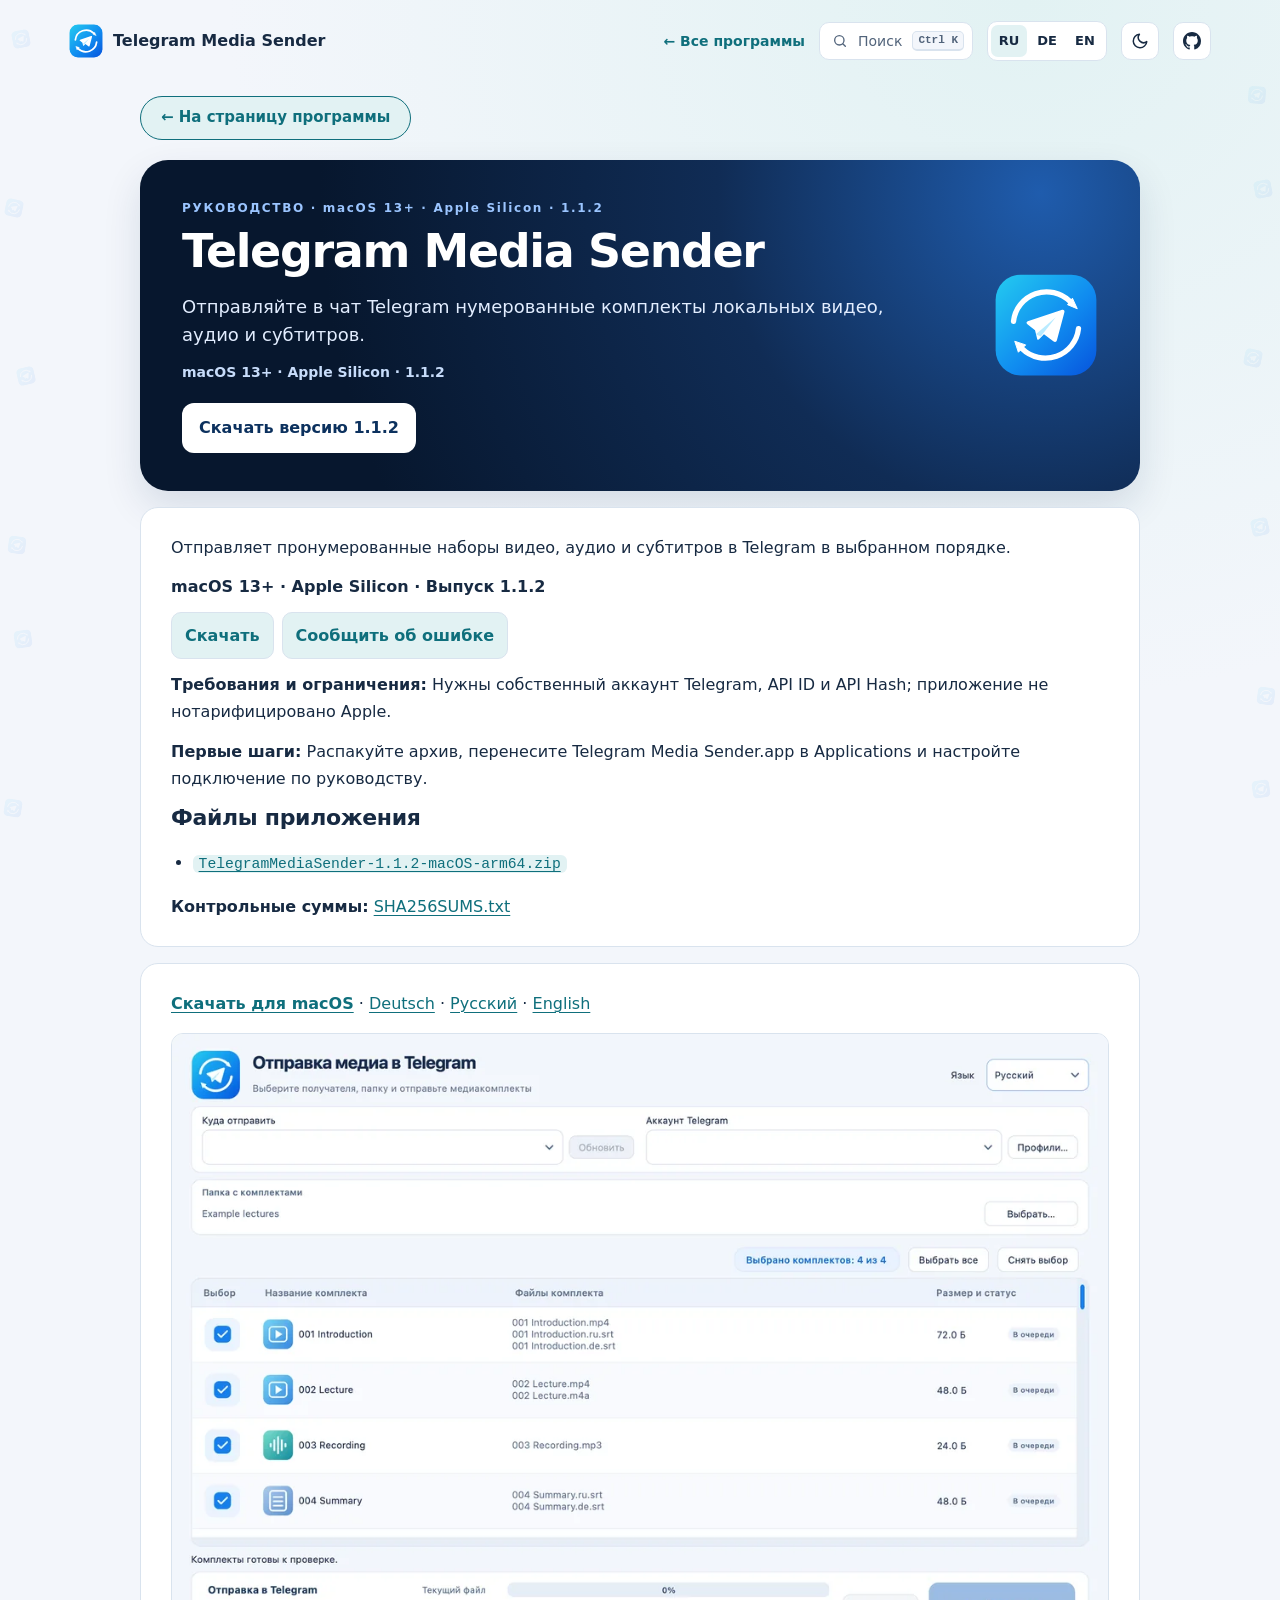
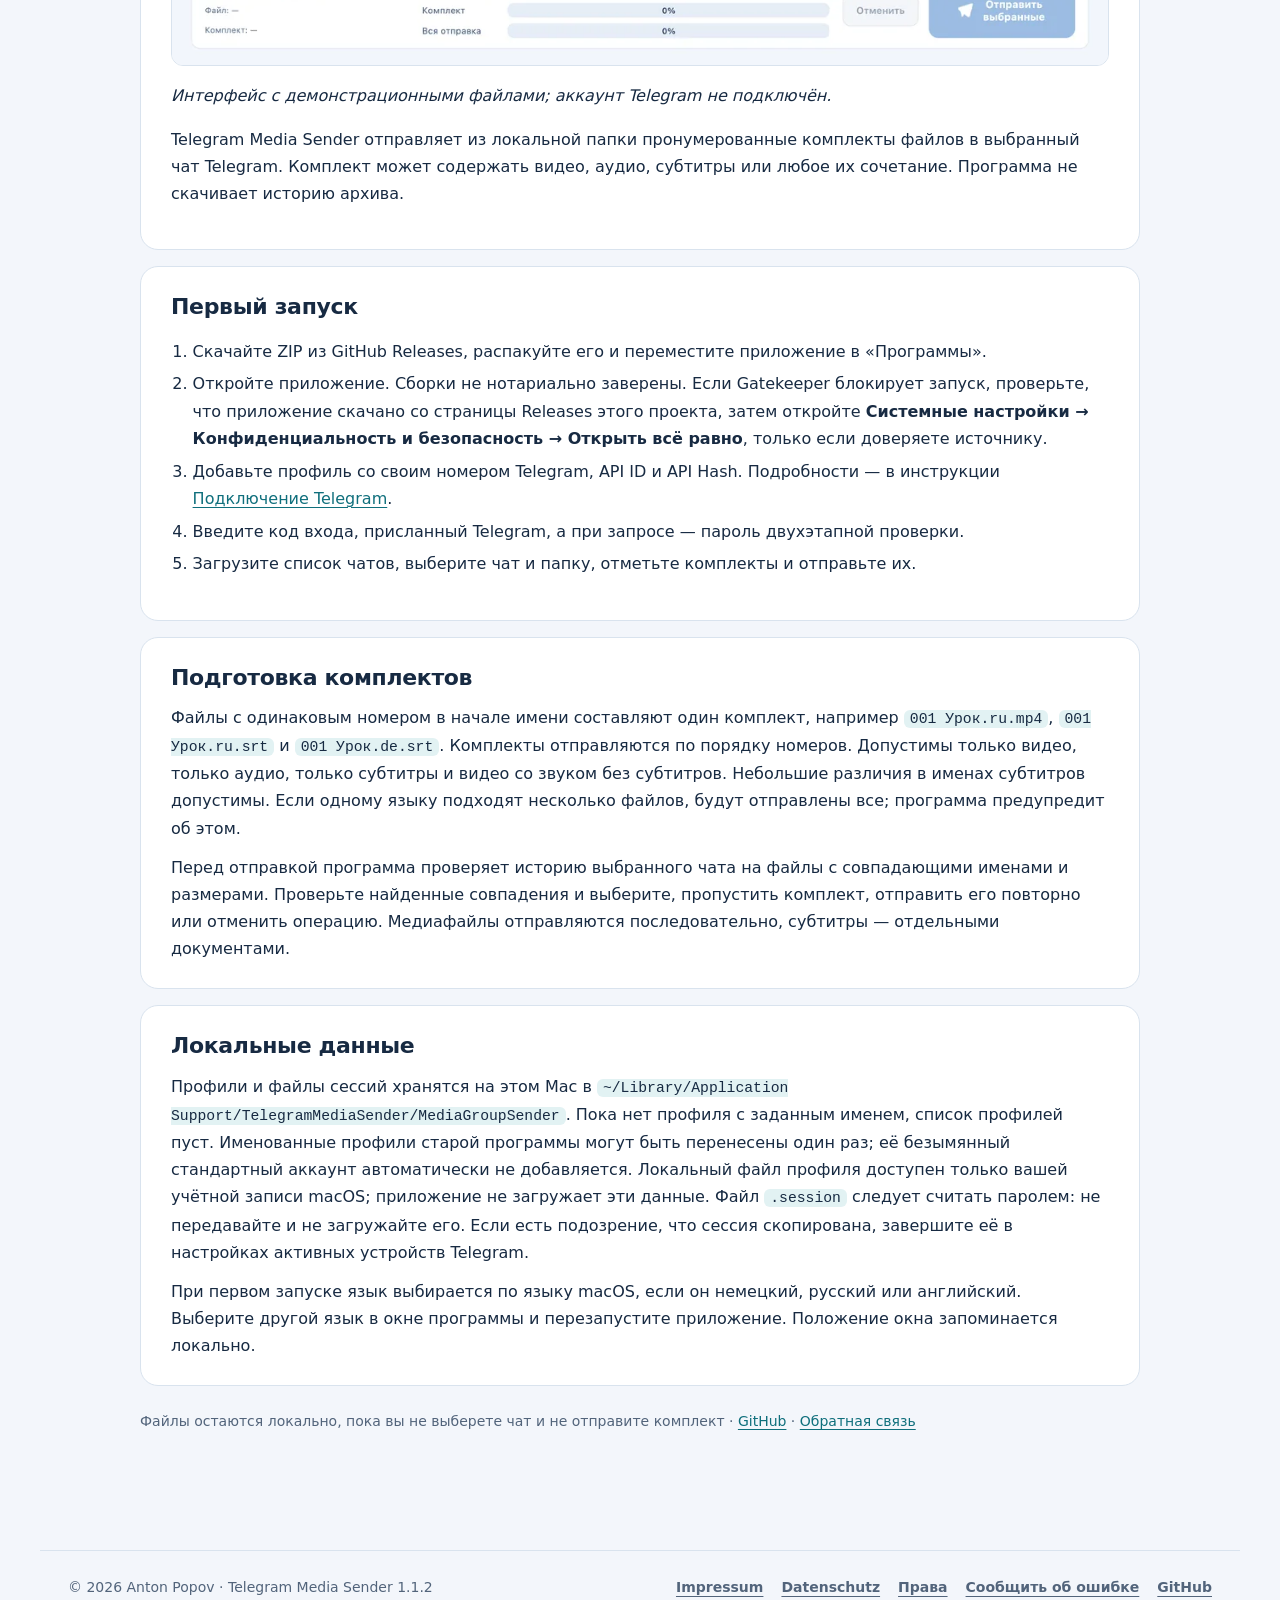
<file: Guide-ru.html>
<!doctype html><html lang="ru"><head><meta charset="utf-8"><meta name="viewport" content="width=device-width,initial-scale=1"><meta name="theme-color" content="#071a35"><meta name="description" content="Отправляйте в чат Telegram нумерованные комплекты локальных видео, аудио и субтитров."><title>Telegram Media Sender — Руководство</title><style>:root{--ink:#14253d;--muted:#607087;--line:#dbe4f0;--blue:#1677ff;--panel:#fff;--canvas:#f3f6fb}
*{box-sizing:border-box}body{margin:0;background:var(--canvas);color:var(--ink);font:16px/1.72 -apple-system,BlinkMacSystemFont,"Segoe UI",sans-serif}a{color:#075dd1;text-decoration-thickness:1px;text-underline-offset:3px}a:hover{color:#003c91}.shell{width:min(100% - 36px,1000px);margin:0 auto;padding:24px 0 56px}.top{display:flex;align-items:center;justify-content:space-between;gap:18px;margin-bottom:20px}.brand{display:flex;align-items:center;gap:10px;color:var(--ink);font-weight:750;text-decoration:none}.brand-mark{display:grid;width:38px;height:38px;place-items:center;border-radius:12px;background:#e6f0ff;color:#075dd1;font-size:18px;font-weight:800}.brand img{width:38px;height:38px;object-fit:contain}nav{display:flex;gap:8px;flex-wrap:wrap}nav a{padding:7px 12px;border:1px solid var(--line);border-radius:999px;background:#fff;color:#34445b;text-decoration:none;font-size:14px;font-weight:650}nav a[aria-current=page]{background:#e6f0ff;border-color:#b8d3ff;color:#075dd1}.hero{display:grid;grid-template-columns:1fr 104px;gap:24px;align-items:center;padding:38px 42px;border-radius:28px;background:radial-gradient(circle at 90% 10%,#1f5cad 0,#102c55 34%,#07172e 76%);color:#fff;box-shadow:0 16px 38px #0b2b551f}.kicker{margin:0 0 8px;color:#9bc5ff;font-size:12px;letter-spacing:.14em;font-weight:750}.meta{margin:12px 0 0;color:#c7dcfa;font-size:14px;font-weight:650}h1{margin:0;font-size:clamp(30px,5vw,46px);line-height:1.12;letter-spacing:-.03em}.lead{max-width:720px;margin:15px 0 0;color:#e2edff;font-size:18px;line-height:1.55}.brand-mark-large{display:grid;width:92px;height:92px;place-items:center;border:1px solid #ffffff42;border-radius:24px;background:#ffffff12;color:#fff;font-size:38px;font-weight:800}.button{display:inline-block;margin-top:19px;padding:10px 16px;border:1px solid #ffffff5c;border-radius:12px;background:#fff;color:#0c315e;font-weight:700;text-decoration:none}.overview,.topic{margin:16px 0;padding:26px 30px;background:var(--panel);border:1px solid var(--line);border-radius:18px;box-shadow:0 5px 16px #0b2b5507}.overview p:first-child{margin-top:0}.overview img{display:block;max-width:100%;height:auto;margin:16px auto;border:1px solid var(--line);border-radius:12px}.overview table,.topic table{display:block;max-width:100%;overflow-x:auto;border-collapse:collapse}.overview th,.overview td,.topic th,.topic td{padding:8px 10px;border:1px solid var(--line);text-align:left}.topic h2{margin:0 0 12px;font-size:22px;line-height:1.3;letter-spacing:-.015em}.topic h3{margin:22px 0 8px;font-size:18px;line-height:1.35}.topic p{margin:0 0 12px}.topic p:last-child{margin-bottom:0}.topic ul,.topic ol{padding-left:1.35em}.topic li{margin:.35em 0}.topic th{background:#eef4fc}.topic pre{max-width:100%;overflow:auto;padding:16px;border-radius:12px;background:#0b1b31;color:#e5efff}.topic code{padding:.12em .35em;border-radius:5px;background:#edf2f8}.topic pre code{padding:0;background:transparent;color:inherit}.topic blockquote{margin:12px 0;padding:4px 16px;border-left:3px solid #8bbaff;color:var(--muted)}footer{margin-top:24px;padding:20px 10px;color:var(--muted);text-align:center;font-size:14px}@media(max-width:620px){.shell{width:min(100% - 22px,1000px);padding-top:12px}.top{align-items:flex-start;flex-direction:column}.hero{grid-template-columns:1fr 66px;padding:26px 22px;border-radius:20px;gap:12px}.brand-mark-large{width:66px;height:66px;font-size:28px;border-radius:18px}.lead{font-size:16px}.overview,.topic{padding:21px 19px}}@media print{body{background:#fff}.shell{width:100%;padding:0}.top nav,.button{break-inside:avoid}.hero,.topic,.overview{box-shadow:none}.topic{break-inside:avoid}}
/* Use the application's real artwork in the guide header. */
.brand-mark{display:grid;flex:none;width:38px;height:38px;place-items:center;overflow:hidden;border-radius:10px;background:#ffffff18}
.brand-mark img{display:block;width:100%;height:100%;padding:2px;object-fit:contain}
.brand-mark-large{display:grid;box-sizing:border-box;width:104px;height:104px;padding:8px;place-items:center;overflow:hidden;border:1px solid #ffffff48;border-radius:24px;background:#ffffff12;font-size:0}
.brand-mark-large img{display:block;width:100%;height:100%;object-fit:contain}
.brand-mark-large.preview-art img{padding:0;object-fit:cover}
@media(max-width:620px){.brand-mark-large{width:66px;height:66px;padding:5px;border-radius:18px}}

/* Let the app artwork stand on its own without an extra tile. */
.brand-mark,
.brand-mark-large,
.brand-mark-large.preview-art {
  padding: 0;
  border: 0;
  border-radius: 0;
  background: transparent;
  box-shadow: none;
}
.brand-mark img,
.brand-mark-large img,
.brand-mark-large.preview-art img {
  padding: 0;
  border: 0;
  border-radius: 0;
  background: transparent;
  box-shadow: none;
}
.release-summary code{overflow-wrap:anywhere}.release-actions{display:flex;gap:8px;flex-wrap:wrap}.release-link{display:inline-block;padding:9px 13px;border:1px solid #bdd1ed;border-radius:10px;background:#edf4ff;color:#0753ad;font-weight:650;text-decoration:none}.release-link:focus-visible{outline:3px solid #1677ff;outline-offset:3px}
</style><!-- ppk-head:start --><meta name="color-scheme" content="light dark"><link rel="icon" href="presentation-icon.svg"><script src="assets/kit/kit-theme.js"></script><link rel="stylesheet" href="assets/kit/kit.css?v=2026.11.16-1"><script src="assets/kit/programs.js?v=2026.11.16-1" defer></script><script src="assets/kit/kit.js?v=2026.11.16-1" defer></script><link rel="stylesheet" href="guide-kit.css?v=2026.11.16-1-faa9ca0f"><!-- ppk-head:end --></head><body class="ppk-page ppk-prose">
<!-- ppk-nav:start --><a class="ppk-skip" href="#main-content">К содержимому</a>
<div class="ppk-nav-wrap" id="ppk-nav-wrap">
  <nav class="ppk-nav" aria-label="Основная навигация">
    <a class="ppk-brand" href="index-ru.html"><img src="presentation-icon.svg" alt="" width="34" height="34"><span>Telegram Media Sender</span></a>
    <span class="ppk-spacer"></span>
    <a class="ppk-back" href="https://popovantondev.github.io/popovantondev/index-ru.html">← Все программы</a>
    <button class="ppk-search-btn" type="button" data-ppk-open-search aria-label="Поиск по программам"><span>Поиск</span><kbd>Ctrl K</kbd></button>
    <div class="ppk-langs"><a href="Guide-ru.html" lang="ru" hreflang="ru" aria-current="page">RU</a><a href="Guide-de.html" lang="de" hreflang="de">DE</a><a href="Guide-en.html" lang="en" hreflang="en">EN</a></div>
    <button class="ppk-icon-btn ppk-theme-btn" type="button" data-ppk-theme aria-label="Сменить тему"></button>
    <a class="ppk-icon-btn ppk-gh-btn" href="https://github.com/popovantondev/TelegramMediaSender" aria-label="GitHub"></a>
  </nav>
</div><!-- ppk-nav:end -->
<div class="shell"><main id="main-content">
<!-- ppk-guide-home:start --><p class="guide-home"><a class="guide-home-link" href="index-ru.html">← На страницу программы</a></p><!-- ppk-guide-home:end -->
<section class="hero"><div><p class="kicker">РУКОВОДСТВО &#183; macOS 13+ &#183; Apple Silicon &#183; 1.1.2</p><h1>Telegram Media Sender</h1><p class="lead">Отправляйте в чат Telegram нумерованные комплекты локальных видео, аудио и субтитров.</p><p class="meta">macOS 13+ &#183; Apple Silicon &#183; 1.1.2</p><a class="button" href="https://github.com/popovantondev/TelegramMediaSender/releases/tag/v1.1.2">Скачать версию 1.1.2</a></div><div class="brand-mark-large"><img src="src/telegram_media_sender/assets/app-icon.svg" alt="" width="256" height="256" decoding="async"></div></section>
<!-- public-release:start -->
<section class="topic release-summary" aria-label="Первые шаги">
<p>Отправляет пронумерованные наборы видео, аудио и субтитров в Telegram в выбранном порядке.</p>
<p><strong>macOS 13+ · Apple Silicon · Выпуск 1.1.2</strong></p>
<p class="release-actions"><a class="release-link" href="https://github.com/popovantondev/TelegramMediaSender/releases/tag/v1.1.2">Скачать</a> <a class="release-link" href="https://github.com/popovantondev/TelegramMediaSender/issues/new/choose">Сообщить об ошибке</a></p>
<p><strong>Требования и ограничения:</strong> Нужны собственный аккаунт Telegram, API ID и API Hash; приложение не нотарифицировано Apple.</p>
<p><strong>Первые шаги:</strong> Распакуйте архив, перенесите Telegram Media Sender.app в Applications и настройте подключение по руководству.</p>
<h2>Файлы приложения</h2>
<ul>
<li><a href="https://github.com/popovantondev/TelegramMediaSender/releases/download/v1.1.2/TelegramMediaSender-1.1.2-macOS-arm64.zip"><code>TelegramMediaSender-1.1.2-macOS-arm64.zip</code></a></li>
</ul>
<p><strong>Контрольные суммы:</strong> <a href="https://github.com/popovantondev/TelegramMediaSender/releases/download/v1.1.2/SHA256SUMS.txt">SHA256SUMS.txt</a></p>
</section>
<!-- public-release:end -->
<section class="overview">
<p><strong><a href="https://github.com/popovantondev/TelegramMediaSender/releases/tag/v1.1.2">Скачать для macOS</a></strong> · <a href="Guide-de.html">Deutsch</a> · <a href="Guide-ru.html">Русский</a> · <a href="Guide-en.html">English</a></p>
<p><a class="guide-full-image" href="docs/images/app-ru.png" aria-label="Открыть изображение целиком"><img src="assets/web/app-ru.87721e4b.webp" alt="Telegram Media Sender" width="2560" height="1728" loading="lazy" decoding="async" /></a></p>
<p><em>Интерфейс с демонстрационными файлами; аккаунт Telegram не подключён.</em></p>
<p>Telegram Media Sender отправляет из локальной папки пронумерованные комплекты файлов в выбранный чат Telegram. Комплект может содержать видео, аудио, субтитры или любое их сочетание. Программа не скачивает историю архива.</p>
</section><section class="topic"><h2 id="section-1">Первый запуск</h2>
<ol>
<li>Скачайте ZIP из GitHub Releases, распакуйте его и переместите приложение в «Программы».</li>
<li>Откройте приложение. Сборки не нотариально заверены. Если Gatekeeper блокирует запуск, проверьте, что приложение скачано со страницы Releases этого проекта, затем откройте <strong>Системные настройки → Конфиденциальность и безопасность → Открыть всё равно</strong>, только если доверяете источнику.</li>
<li>Добавьте профиль со своим номером Telegram, API ID и API Hash. Подробности — в инструкции <a href="https://github.com/popovantondev/TelegramMediaSender/blob/main/docs/ru/telegram-setup.md">Подключение Telegram</a>.</li>
<li>Введите код входа, присланный Telegram, а при запросе — пароль двухэтапной проверки.</li>
<li>Загрузите список чатов, выберите чат и папку, отметьте комплекты и отправьте их.</li>
</ol>
</section><section class="topic"><h2 id="section-2">Подготовка комплектов</h2>
<p>Файлы с одинаковым номером в начале имени составляют один комплект, например <code>001 Урок.ru.mp4</code>, <code>001 Урок.ru.srt</code> и <code>001 Урок.de.srt</code>. Комплекты отправляются по порядку номеров. Допустимы только видео, только аудио, только субтитры и видео со звуком без субтитров. Небольшие различия в именах субтитров допустимы. Если одному языку подходят несколько файлов, будут отправлены все; программа предупредит об этом.</p>
<p>Перед отправкой программа проверяет историю выбранного чата на файлы с совпадающими именами и размерами. Проверьте найденные совпадения и выберите, пропустить комплект, отправить его повторно или отменить операцию. Медиафайлы отправляются последовательно, субтитры — отдельными документами.</p>
</section><section class="topic"><h2 id="section-3">Локальные данные</h2>
<p>Профили и файлы сессий хранятся на этом Mac в <code>~/Library/Application Support/TelegramMediaSender/MediaGroupSender</code>. Пока нет профиля с заданным именем, список профилей пуст. Именованные профили старой программы могут быть перенесены один раз; её безымянный стандартный аккаунт автоматически не добавляется. Локальный файл профиля доступен только вашей учётной записи macOS; приложение не загружает эти данные. Файл <code>.session</code> следует считать паролем: не передавайте и не загружайте его. Если есть подозрение, что сессия скопирована, завершите её в настройках активных устройств Telegram.</p>
<p>При первом запуске язык выбирается по языку macOS, если он немецкий, русский или английский. Выберите другой язык в окне программы и перезапустите приложение. Положение окна запоминается локально.</p>
</section></main><div class="guide-note">Файлы остаются локально, пока вы не выберете чат и не отправите комплект · <a href="https://github.com/popovantondev/TelegramMediaSender">GitHub</a> · <a href="https://github.com/popovantondev/TelegramMediaSender/issues/new/choose">Обратная связь</a></div></div>
<footer class="ppk-footer">
<span>© 2026 Anton Popov · Telegram Media Sender 1.1.2</span>
<nav aria-label="Правовая информация"><a href="https://popovantondev.github.io/popovantondev/impressum.html">Impressum</a><a href="https://popovantondev.github.io/popovantondev/datenschutz.html">Datenschutz</a><a href="https://github.com/popovantondev/TelegramMediaSender/blob/main/RIGHTS.md">Права</a><a href="https://github.com/popovantondev/TelegramMediaSender/issues/new/choose">Сообщить об ошибке</a><a href="https://github.com/popovantondev/TelegramMediaSender">GitHub</a></nav>
</footer>
</body></html>
</file>
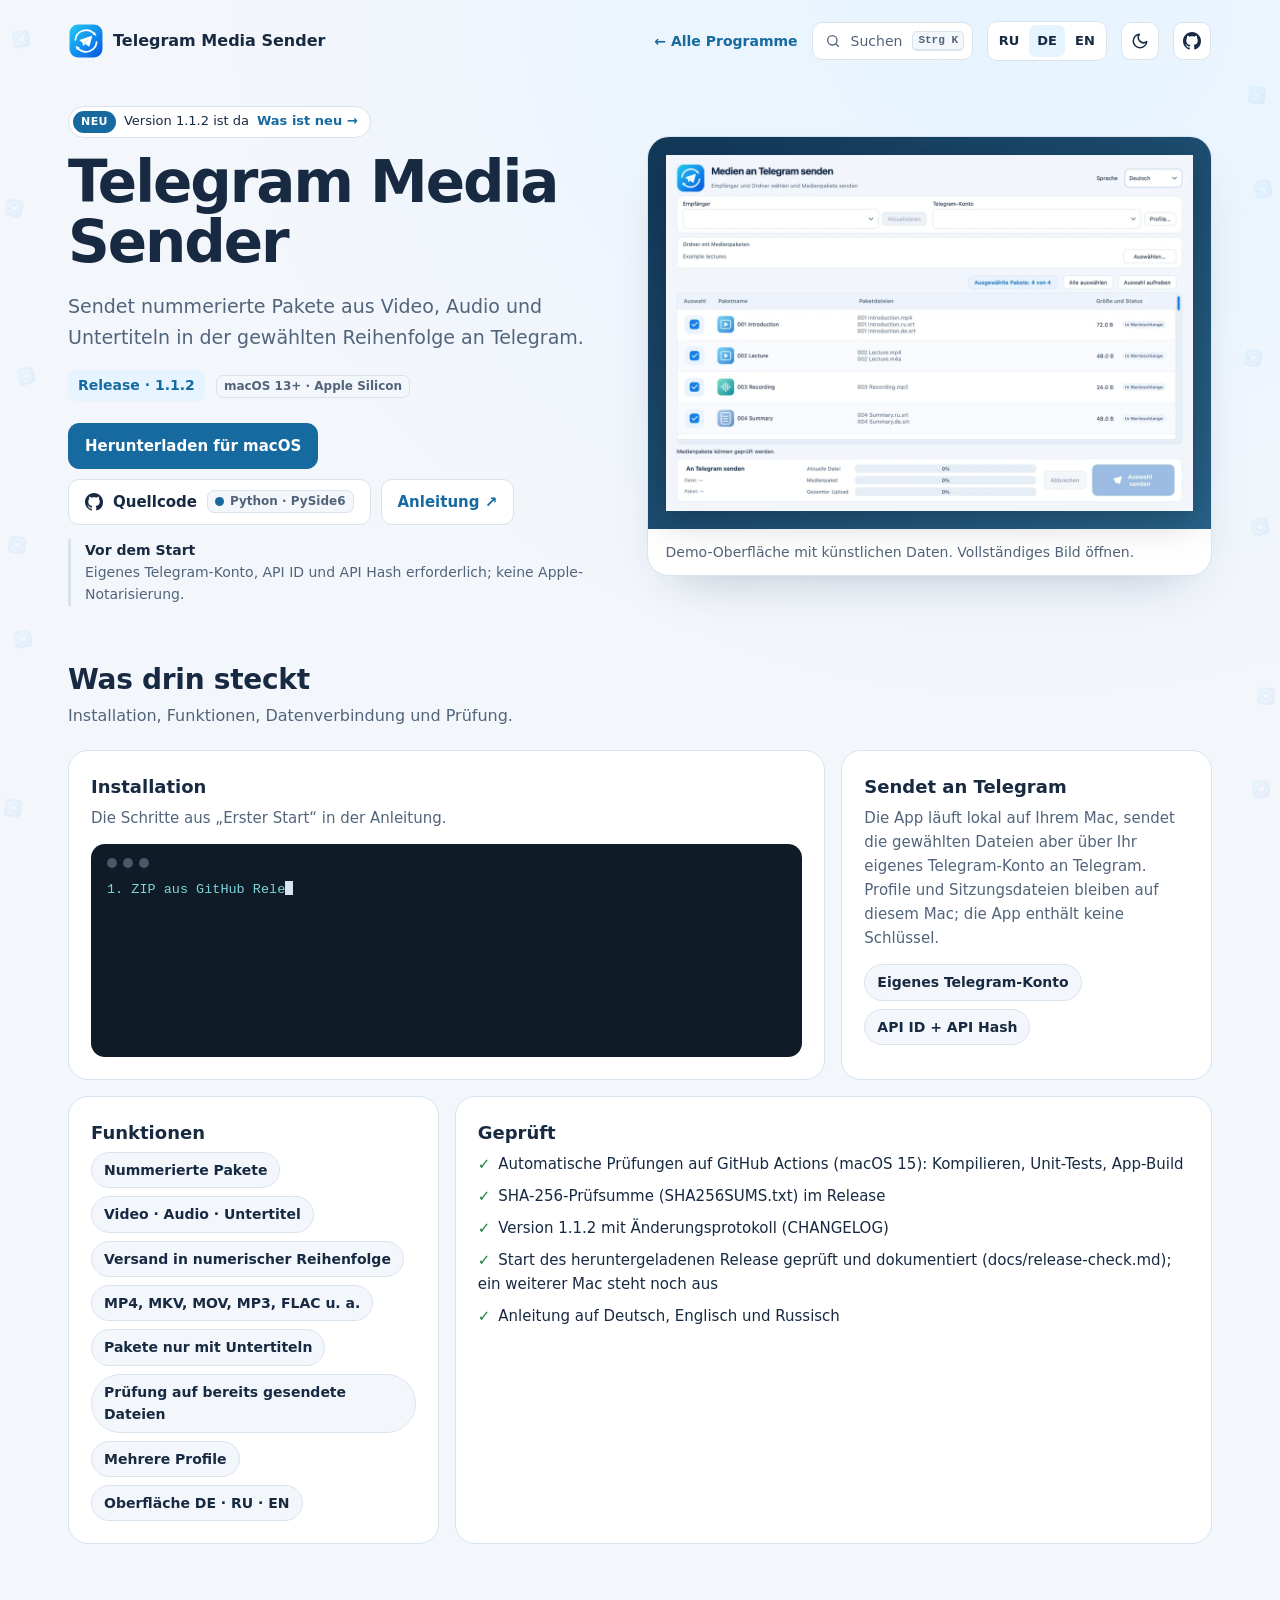
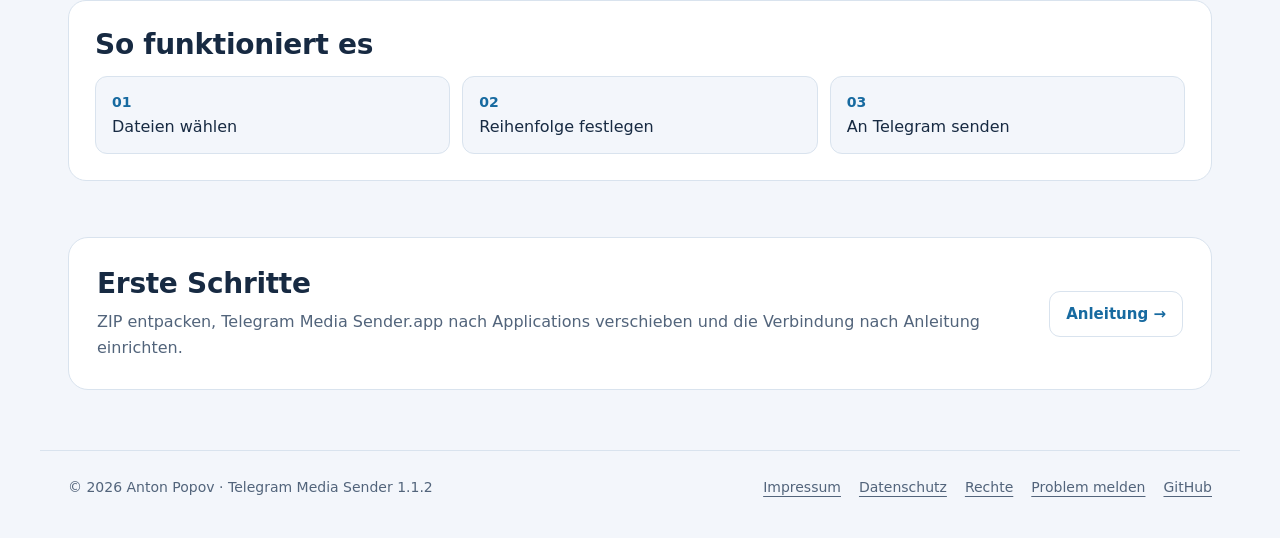
<file: index-de.html>
<!doctype html>
<html lang="de">
<head>
<meta charset="utf-8">
<meta name="viewport" content="width=device-width,initial-scale=1">
<script>location.replace('index.html'+location.hash)</script>
<meta http-equiv="refresh" content="0; url=index.html">
<link rel="canonical" href="https://popovantondev.github.io/TelegramMediaSender/index.html">
<meta name="robots" content="noindex">
<title>Telegram Media Sender — Weiterleitung</title>
</head>
<body>
<p>Diese Seite ist umgezogen: <a href="index.html">Telegram Media Sender — Startseite</a></p>
<p><a href="index-en.html" lang="en" hreflang="en">English</a> · <a href="index-ru.html" lang="ru" hreflang="ru">Русский</a></p>
</body>
</html>
</file>
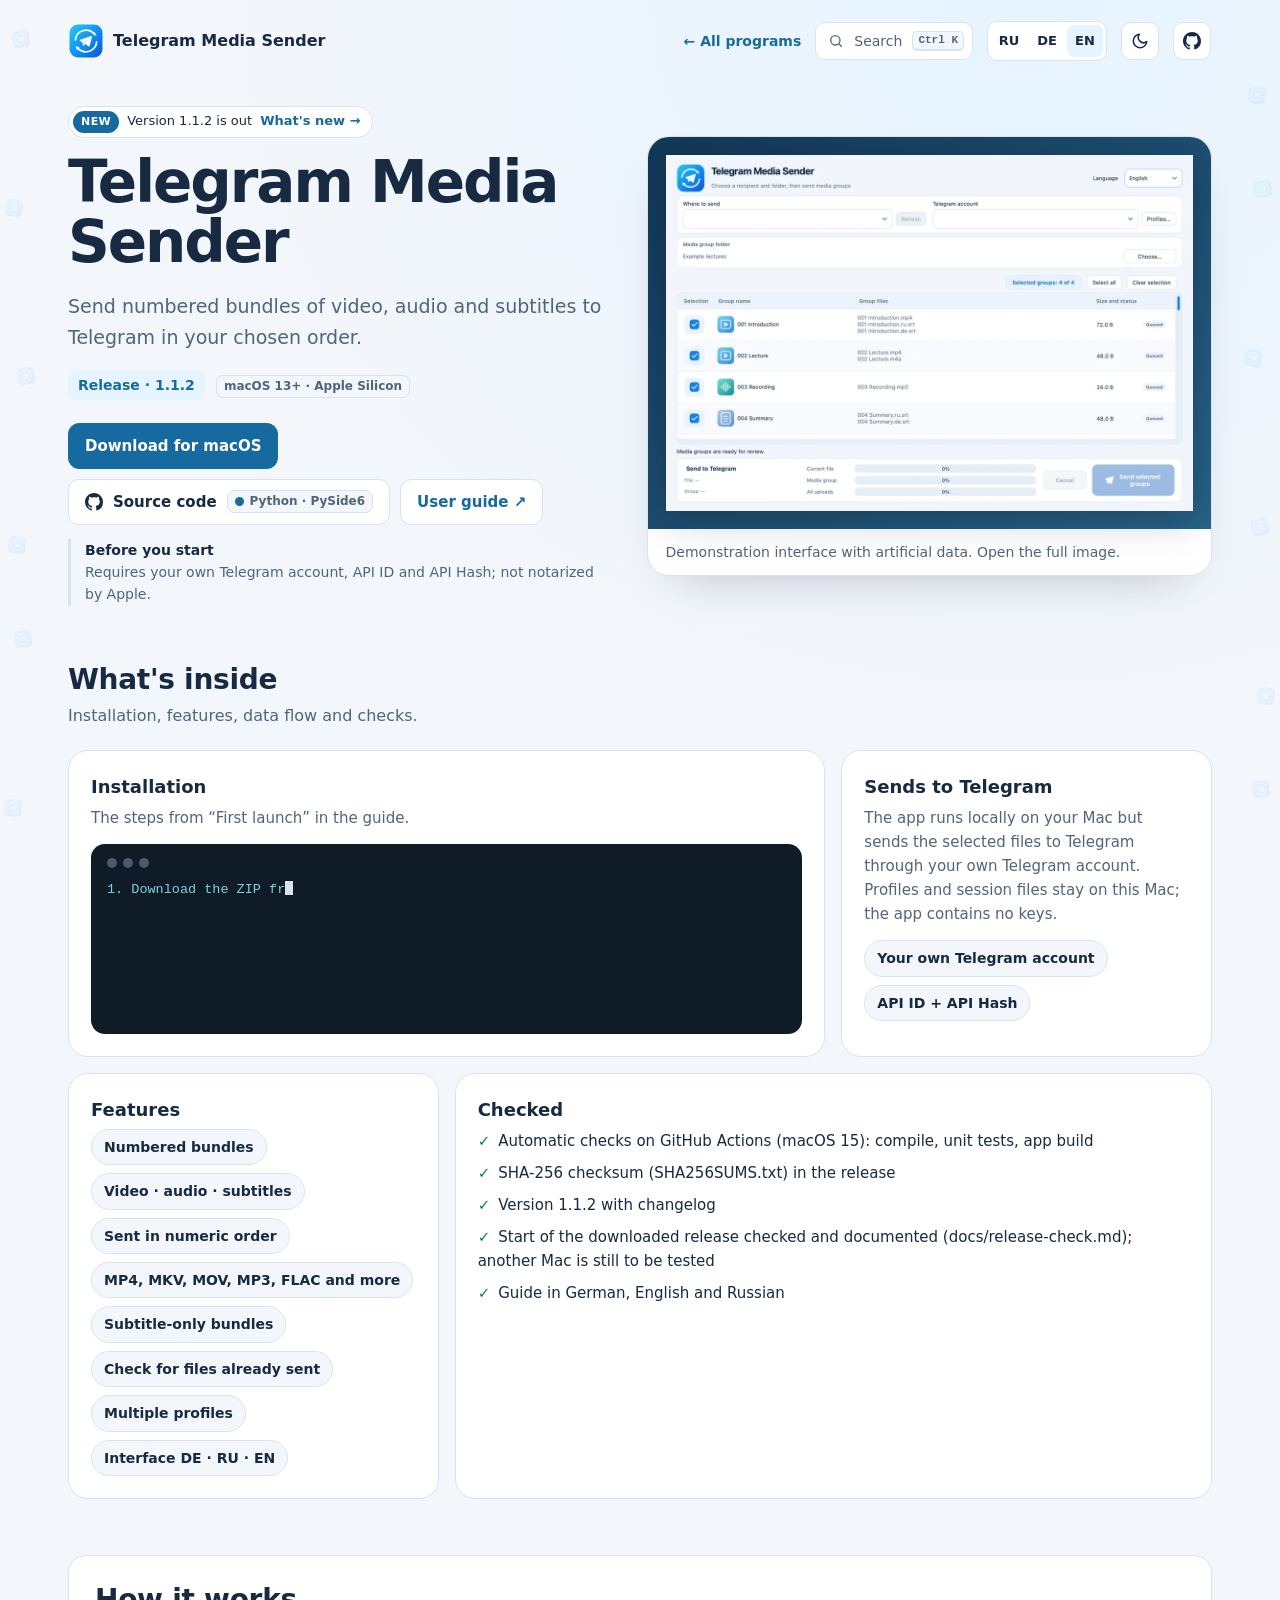
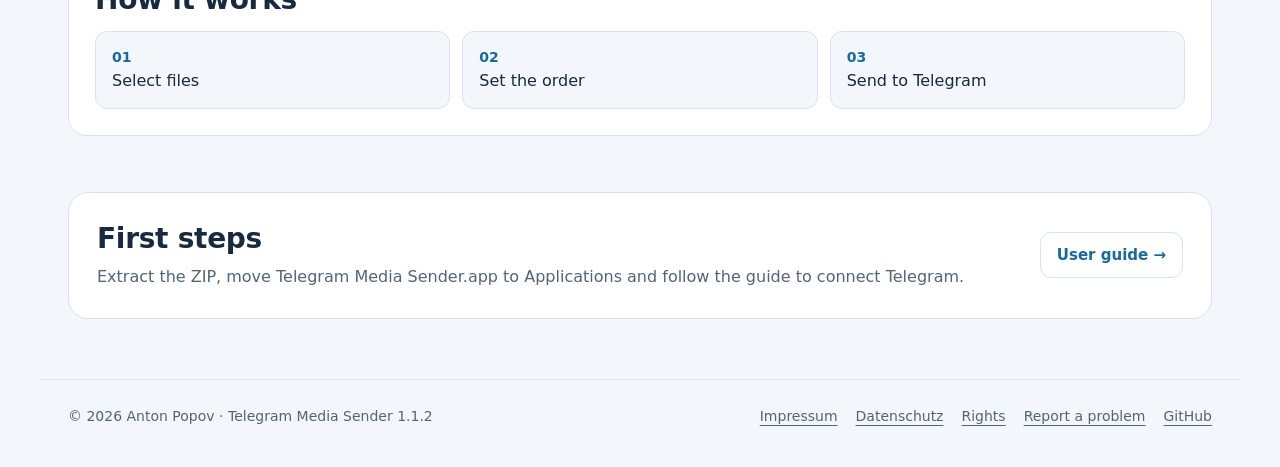
<file: index-en.html>
<!doctype html>
<html lang="en">
<head>
<meta charset="utf-8">
<meta name="viewport" content="width=device-width,initial-scale=1">
<meta name="color-scheme" content="light dark">
<meta name="description" content="Send numbered bundles of video, audio and subtitles to Telegram in your chosen order.">
<title>Telegram Media Sender — Send numbered bundles of video, audio and subtitles to Telegram in your chosen order</title>
<link rel="icon" href="presentation-icon.svg">
<script src="assets/kit/kit-theme.js"></script><link rel="stylesheet" href="assets/kit/kit.css?v=2026.11.16-1"><script src="assets/kit/programs.js?v=2026.11.16-1" defer></script><script src="assets/kit/kit.js?v=2026.11.16-1" defer></script>
<link rel="stylesheet" href="presentation.css?v=2026.11.16-1">
</head>
<body class="ppk-page">
<a class="ppk-skip" href="#main">Skip to content</a>
<div class="ppk-nav-wrap" id="ppk-nav-wrap">
  <nav class="ppk-nav" aria-label="Main navigation">
    <a class="ppk-brand" href="index-en.html"><img src="presentation-icon.svg" alt="" width="34" height="34"><span>Telegram Media Sender</span></a>
    <span class="ppk-spacer"></span>
    <a class="ppk-back" href="https://popovantondev.github.io/popovantondev/index-en.html">← All programs</a>
    <button class="ppk-search-btn" type="button" data-ppk-open-search aria-label="Search programs"><span>Search</span><kbd>Ctrl K</kbd></button>
    <div class="ppk-langs"><a href="index-ru.html" lang="ru" hreflang="ru">RU</a><a href="index.html" lang="de" hreflang="de">DE</a><a href="index-en.html" lang="en" hreflang="en" aria-current="page">EN</a></div>
    <button class="ppk-icon-btn ppk-theme-btn" type="button" data-ppk-theme aria-label="Switch colour scheme"></button>
    <a class="ppk-icon-btn ppk-gh-btn" href="https://github.com/popovantondev/TelegramMediaSender" aria-label="GitHub"></a>
  </nav>
</div>
<main class="ppk-shell" id="main">
<div class="ppk-hero">
<div>
<a class="ppk-pill" href="https://github.com/popovantondev/TelegramMediaSender/releases/tag/v1.1.2"><span class="ppk-new">NEW</span><span>Version 1.1.2 is out</span> <span class="ppk-more">What&#x27;s new →</span></a>
<h1>Telegram Media Sender</h1>
<p class="ppk-lead">Send numbered bundles of video, audio and subtitles to Telegram in your chosen order.</p>
<span class="ppk-status">Release · 1.1.2</span> <span class="ppk-chip ppk-meta-chip">macOS 13+ · Apple Silicon</span>
<div class="ppk-actions">
<a class="ppk-btn ppk-btn-primary" href="https://github.com/popovantondev/TelegramMediaSender/releases/tag/v1.1.2">Download for macOS</a>
<a class="ppk-btn ppk-btn-gh" href="https://github.com/popovantondev/TelegramMediaSender">Source code <span class="ppk-chip"><i class="ppk-dot"></i>Python · PySide6</span></a>
<a class="ppk-btn" href="Guide-en.html">User guide ↗</a>
</div>
<p class="ppk-requirements"><strong>Before you start</strong>Requires your own Telegram account, API ID and API Hash; not notarized by Apple.</p>

</div>
<figure class="ppk-preview">
<div class="ppk-stage"><a href="docs/images/app-en.png"><img src="assets/web/app-en.8d3d2b29.webp" alt="Telegram Media Sender — Demonstration interface with artificial data. Open the full image." decoding="async" width="2560" height="1728" fetchpriority="high"></a></div>
<figcaption>Demonstration interface with artificial data. Open the full image.</figcaption>
</figure>
</div>

<section class="ppk-bento-section ppk-section ppk-reveal">
<h2>What&#x27;s inside</h2>
<p class="ppk-sub">Installation, features, data flow and checks.</p>
<div class="ppk-bento">
<div class="ppk-tile ppk-wide"><h3>Installation</h3><p>The steps from “First launch” in the guide.</p><div class="ppk-term" role="group" aria-label="Installation"><div class="ppk-term-bar"><i></i><i></i><i></i></div><div class="ppk-term-out"><div class="ppk-ps">1. Download the ZIP from GitHub Releases and unzip it</div><div class="ppk-ps">2. Move the app to the Applications folder</div><div class="ppk-dim">   If Gatekeeper blocks it: System Settings → Privacy &amp; Security → Open Anyway</div><div class="ppk-ps">3. Add a profile with your phone number, API ID and API Hash</div><div class="ppk-ps">4. Enter the login code, and your two-step verification password if asked</div><div class="ppk-ok">5. Load chats, choose the target chat, select bundles, send</div></div></div></div>
<div class="ppk-tile"><h3>Sends to Telegram</h3><p>The app runs locally on your Mac but sends the selected files to Telegram through your own Telegram account. Profiles and session files stay on this Mac; the app contains no keys.</p><div class="ppk-chips"><span>Your own Telegram account</span><span>API ID + API Hash</span></div></div>
<div class="ppk-tile"><h3>Features</h3><div class="ppk-chips"><span>Numbered bundles</span><span>Video · audio · subtitles</span><span>Sent in numeric order</span><span>MP4, MKV, MOV, MP3, FLAC and more</span><span>Subtitle-only bundles</span><span>Check for files already sent</span><span>Multiple profiles</span><span>Interface DE · RU · EN</span></div></div>
<div class="ppk-tile ppk-wide"><h3>Checked</h3><ul class="ppk-checks"><li>Automatic checks on GitHub Actions (macOS 15): compile, unit tests, app build</li><li>SHA-256 checksum (SHA256SUMS.txt) in the release</li><li>Version 1.1.2 with changelog</li><li>Start of the downloaded release checked and documented (docs/release-check.md); another Mac is still to be tested</li><li>Guide in German, English and Russian</li></ul></div>
</div>
</section>

<section class="ppk-section ppk-process ppk-reveal" aria-labelledby="process-title">
<h2 id="process-title">How it works</h2>
<ol class="ppk-flow"><li>Select files</li><li>Set the order</li><li>Send to Telegram</li></ol>
</section>

<section class="ppk-section ppk-start ppk-reveal">
<div><h2>First steps</h2><p>Extract the ZIP, move Telegram Media Sender.app to Applications and follow the guide to connect Telegram.</p></div>
<div class="ppk-actions"><a class="ppk-btn" href="Guide-en.html">User guide →</a></div>
</section>
</main>
<footer class="ppk-footer">
<span>© 2026 Anton Popov · Telegram Media Sender 1.1.2</span>
<nav aria-label="Legal"><a href="https://popovantondev.github.io/popovantondev/impressum.html">Impressum</a><a href="https://popovantondev.github.io/popovantondev/datenschutz.html">Datenschutz</a><a href="https://github.com/popovantondev/TelegramMediaSender/blob/main/RIGHTS.md">Rights</a><a href="https://github.com/popovantondev/TelegramMediaSender/issues/new/choose">Report a problem</a><a href="https://github.com/popovantondev/TelegramMediaSender">GitHub</a></nav>
</footer>
</body>
</html>
</file>
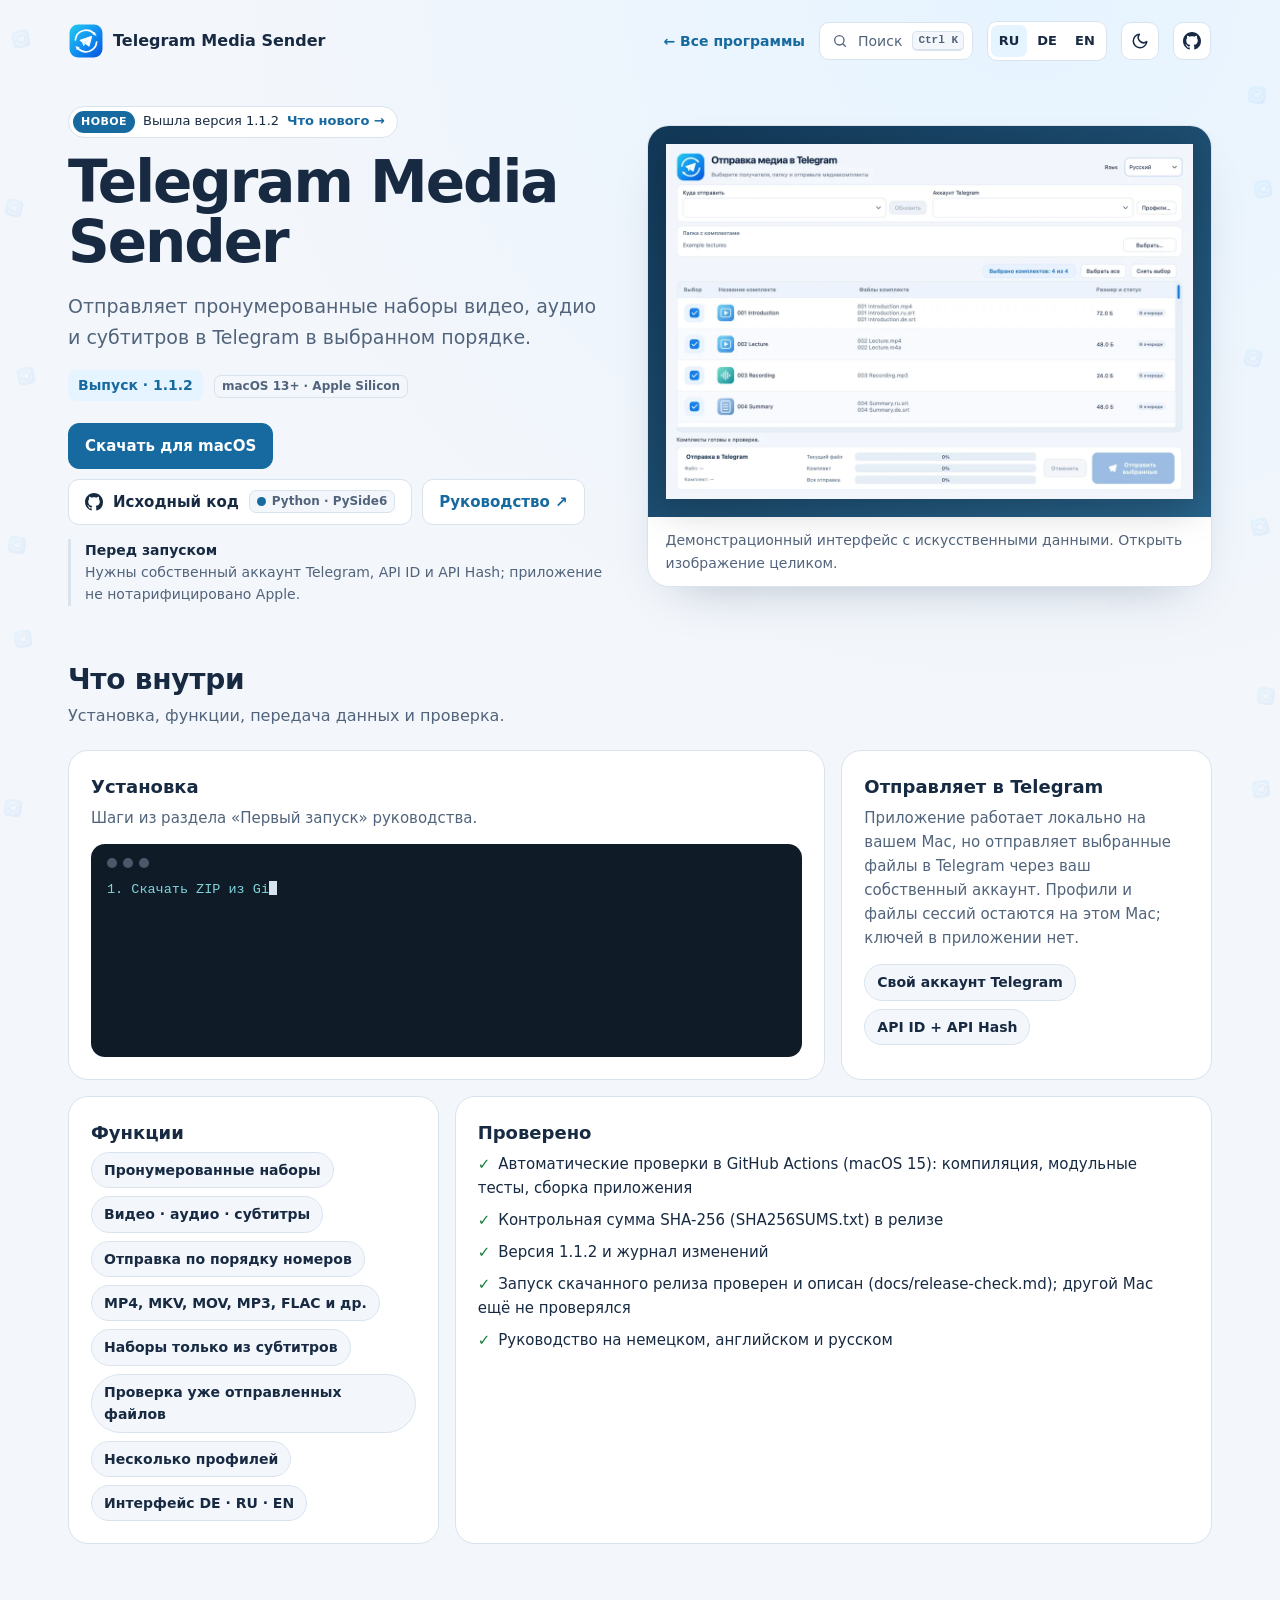
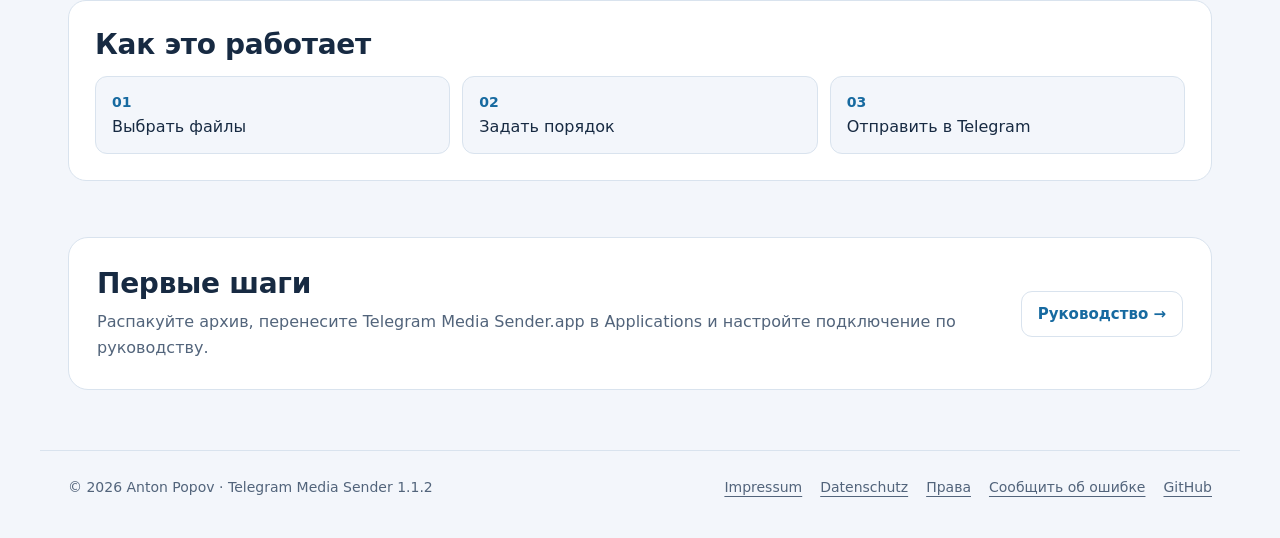
<file: index-ru.html>
<!doctype html>
<html lang="ru">
<head>
<meta charset="utf-8">
<meta name="viewport" content="width=device-width,initial-scale=1">
<meta name="color-scheme" content="light dark">
<meta name="description" content="Отправляет пронумерованные наборы видео, аудио и субтитров в Telegram в выбранном порядке.">
<title>Telegram Media Sender — Отправляет пронумерованные наборы видео, аудио и субтитров в Telegram в выбранном порядке</title>
<link rel="icon" href="presentation-icon.svg">
<script src="assets/kit/kit-theme.js"></script><link rel="stylesheet" href="assets/kit/kit.css?v=2026.11.16-1"><script src="assets/kit/programs.js?v=2026.11.16-1" defer></script><script src="assets/kit/kit.js?v=2026.11.16-1" defer></script>
<link rel="stylesheet" href="presentation.css?v=2026.11.16-1">
</head>
<body class="ppk-page">
<a class="ppk-skip" href="#main">К содержимому</a>
<div class="ppk-nav-wrap" id="ppk-nav-wrap">
  <nav class="ppk-nav" aria-label="Основная навигация">
    <a class="ppk-brand" href="index-ru.html"><img src="presentation-icon.svg" alt="" width="34" height="34"><span>Telegram Media Sender</span></a>
    <span class="ppk-spacer"></span>
    <a class="ppk-back" href="https://popovantondev.github.io/popovantondev/index-ru.html">← Все программы</a>
    <button class="ppk-search-btn" type="button" data-ppk-open-search aria-label="Поиск по программам"><span>Поиск</span><kbd>Ctrl K</kbd></button>
    <div class="ppk-langs"><a href="index-ru.html" lang="ru" hreflang="ru" aria-current="page">RU</a><a href="index.html" lang="de" hreflang="de">DE</a><a href="index-en.html" lang="en" hreflang="en">EN</a></div>
    <button class="ppk-icon-btn ppk-theme-btn" type="button" data-ppk-theme aria-label="Сменить тему"></button>
    <a class="ppk-icon-btn ppk-gh-btn" href="https://github.com/popovantondev/TelegramMediaSender" aria-label="GitHub"></a>
  </nav>
</div>
<main class="ppk-shell" id="main">
<div class="ppk-hero">
<div>
<a class="ppk-pill" href="https://github.com/popovantondev/TelegramMediaSender/releases/tag/v1.1.2"><span class="ppk-new">НОВОЕ</span><span>Вышла версия 1.1.2</span> <span class="ppk-more">Что нового →</span></a>
<h1>Telegram Media Sender</h1>
<p class="ppk-lead">Отправляет пронумерованные наборы видео, аудио и субтитров в Telegram в выбранном порядке.</p>
<span class="ppk-status">Выпуск · 1.1.2</span> <span class="ppk-chip ppk-meta-chip">macOS 13+ · Apple Silicon</span>
<div class="ppk-actions">
<a class="ppk-btn ppk-btn-primary" href="https://github.com/popovantondev/TelegramMediaSender/releases/tag/v1.1.2">Скачать для macOS</a>
<a class="ppk-btn ppk-btn-gh" href="https://github.com/popovantondev/TelegramMediaSender">Исходный код <span class="ppk-chip"><i class="ppk-dot"></i>Python · PySide6</span></a>
<a class="ppk-btn" href="Guide-ru.html">Руководство ↗</a>
</div>
<p class="ppk-requirements"><strong>Перед запуском</strong>Нужны собственный аккаунт Telegram, API ID и API Hash; приложение не нотарифицировано Apple.</p>

</div>
<figure class="ppk-preview">
<div class="ppk-stage"><a href="docs/images/app-ru.png"><img src="assets/web/app-ru.87721e4b.webp" alt="Telegram Media Sender — Демонстрационный интерфейс с искусственными данными. Открыть изображение целиком." decoding="async" width="2560" height="1728" fetchpriority="high"></a></div>
<figcaption>Демонстрационный интерфейс с искусственными данными. Открыть изображение целиком.</figcaption>
</figure>
</div>

<section class="ppk-bento-section ppk-section ppk-reveal">
<h2>Что внутри</h2>
<p class="ppk-sub">Установка, функции, передача данных и проверка.</p>
<div class="ppk-bento">
<div class="ppk-tile ppk-wide"><h3>Установка</h3><p>Шаги из раздела «Первый запуск» руководства.</p><div class="ppk-term" role="group" aria-label="Установка"><div class="ppk-term-bar"><i></i><i></i><i></i></div><div class="ppk-term-out"><div class="ppk-ps">1. Скачать ZIP из GitHub Releases и распаковать</div><div class="ppk-ps">2. Перенести приложение в папку «Программы»</div><div class="ppk-dim">   Если Gatekeeper блокирует запуск: Системные настройки → Конфиденциальность и безопасность → Открыть всё равно</div><div class="ppk-ps">3. Добавить профиль с номером телефона, API ID и API Hash</div><div class="ppk-ps">4. Ввести код входа и при запросе пароль двухэтапной проверки</div><div class="ppk-ok">5. Загрузить чаты, выбрать целевой чат, отметить наборы, отправить</div></div></div></div>
<div class="ppk-tile"><h3>Отправляет в Telegram</h3><p>Приложение работает локально на вашем Mac, но отправляет выбранные файлы в Telegram через ваш собственный аккаунт. Профили и файлы сессий остаются на этом Mac; ключей в приложении нет.</p><div class="ppk-chips"><span>Свой аккаунт Telegram</span><span>API ID + API Hash</span></div></div>
<div class="ppk-tile"><h3>Функции</h3><div class="ppk-chips"><span>Пронумерованные наборы</span><span>Видео · аудио · субтитры</span><span>Отправка по порядку номеров</span><span>MP4, MKV, MOV, MP3, FLAC и др.</span><span>Наборы только из субтитров</span><span>Проверка уже отправленных файлов</span><span>Несколько профилей</span><span>Интерфейс DE · RU · EN</span></div></div>
<div class="ppk-tile ppk-wide"><h3>Проверено</h3><ul class="ppk-checks"><li>Автоматические проверки в GitHub Actions (macOS 15): компиляция, модульные тесты, сборка приложения</li><li>Контрольная сумма SHA-256 (SHA256SUMS.txt) в релизе</li><li>Версия 1.1.2 и журнал изменений</li><li>Запуск скачанного релиза проверен и описан (docs/release-check.md); другой Mac ещё не проверялся</li><li>Руководство на немецком, английском и русском</li></ul></div>
</div>
</section>

<section class="ppk-section ppk-process ppk-reveal" aria-labelledby="process-title">
<h2 id="process-title">Как это работает</h2>
<ol class="ppk-flow"><li>Выбрать файлы</li><li>Задать порядок</li><li>Отправить в Telegram</li></ol>
</section>

<section class="ppk-section ppk-start ppk-reveal">
<div><h2>Первые шаги</h2><p>Распакуйте архив, перенесите Telegram Media Sender.app в Applications и настройте подключение по руководству.</p></div>
<div class="ppk-actions"><a class="ppk-btn" href="Guide-ru.html">Руководство →</a></div>
</section>
</main>
<footer class="ppk-footer">
<span>© 2026 Anton Popov · Telegram Media Sender 1.1.2</span>
<nav aria-label="Правовая информация"><a href="https://popovantondev.github.io/popovantondev/impressum.html">Impressum</a><a href="https://popovantondev.github.io/popovantondev/datenschutz.html">Datenschutz</a><a href="https://github.com/popovantondev/TelegramMediaSender/blob/main/RIGHTS.md">Права</a><a href="https://github.com/popovantondev/TelegramMediaSender/issues/new/choose">Сообщить об ошибке</a><a href="https://github.com/popovantondev/TelegramMediaSender">GitHub</a></nav>
</footer>
</body>
</html>
</file>
<file: assets/kit/kit.css>
/* popovantondev shared kit: tokens, header, search palette, components, footer.
   Everything is prefixed ppk-. Pages set their accent in their own CSS (see demo.html).
   Kit tokens have zero specificity (:where), so any page rule overrides them regardless of load order. */

/* ---------- tokens ---------- */
:where(:root){color-scheme:light;
  --ppk-bg:#f3f6fb;--ppk-panel:#ffffff;--ppk-ink:#172a42;--ppk-muted:#52647b;--ppk-line:#d9e3ee;
  --ppk-accent:#0f6f7c;--ppk-accent-ink:#ffffff;--ppk-tint:#e2f2f3;--ppk-hero:#0c3a45;--ppk-hero-end:#1b6b78;
  --ppk-glass:rgba(255,255,255,.76);--ppk-term:#0f1b26;--ppk-term-ink:#d6e4ef;--ppk-term-ps:#7fd4dc;--ppk-term-ok:#6ee787;--ppk-term-dim:#8fa3b6;
  --ppk-ok:#15803d;--ppk-ok-bg:#dcfce7;--ppk-ok-fg:#166534;--ppk-warn-bg:#fef3c7;--ppk-warn-fg:#92400e;
  --ppk-focus:#1a5fd0;--ppk-shadow:0 22px 50px -30px rgba(22,43,72,.35);
  --ppk-radius-s:8px;--ppk-radius-m:12px;--ppk-radius-l:20px;--ppk-radius-pill:999px;
  --ppk-font:system-ui,-apple-system,"Segoe UI",sans-serif;--ppk-mono:ui-monospace,"Cascadia Code",Consolas,monospace;--ppk-shell:1200px}
:where([data-theme="dark"]){color-scheme:dark;
  --ppk-bg:#0c131b;--ppk-panel:#131d28;--ppk-ink:#e5edf5;--ppk-muted:#9badbf;--ppk-line:#233142;
  --ppk-accent:#3cc1cc;--ppk-accent-ink:#03262b;--ppk-tint:#11343a;--ppk-hero:#082a32;--ppk-hero-end:#145a65;
  --ppk-glass:rgba(19,29,40,.76);--ppk-term:#070d13;--ppk-term-ink:#d6e4ef;--ppk-term-ps:#7fd4dc;--ppk-term-ok:#6ee787;--ppk-term-dim:#8fa3b6;
  --ppk-ok:#4ade80;--ppk-ok-bg:#14532d;--ppk-ok-fg:#bbf7d0;--ppk-warn-bg:#78350f;--ppk-warn-fg:#fde68a;
  --ppk-focus:#7ab8ff;--ppk-shadow:0 22px 50px -30px rgba(0,0,0,.7)}
@media (prefers-color-scheme:dark){:where(:root:not([data-theme])){color-scheme:dark;
  --ppk-bg:#0c131b;--ppk-panel:#131d28;--ppk-ink:#e5edf5;--ppk-muted:#9badbf;--ppk-line:#233142;
  --ppk-accent:#3cc1cc;--ppk-accent-ink:#03262b;--ppk-tint:#11343a;--ppk-hero:#082a32;--ppk-hero-end:#145a65;
  --ppk-glass:rgba(19,29,40,.76);--ppk-term:#070d13;--ppk-term-ink:#d6e4ef;--ppk-term-ps:#7fd4dc;--ppk-term-ok:#6ee787;--ppk-term-dim:#8fa3b6;
  --ppk-ok:#4ade80;--ppk-ok-bg:#14532d;--ppk-ok-fg:#bbf7d0;--ppk-warn-bg:#78350f;--ppk-warn-fg:#fde68a;
  --ppk-focus:#7ab8ff;--ppk-shadow:0 22px 50px -30px rgba(0,0,0,.7)}}

/* ---------- base (only inside pages that opt in with class ppk-page on body) ---------- */
.ppk-page{margin:0;background:radial-gradient(ellipse at 80% 0,var(--ppk-tint),transparent 55%),var(--ppk-bg);background-attachment:fixed;color:var(--ppk-ink);font:16px/1.6 var(--ppk-font);transition:background-color .3s,color .3s}
.ppk-page *,.ppk-page *::before,.ppk-page *::after{box-sizing:border-box}
:where(.ppk-page a){color:var(--ppk-accent);text-underline-offset:4px}
:where(.ppk-page img){max-width:100%;height:auto}
:where(.ppk-page button){font:inherit;color:inherit}
.ppk-page :focus-visible,.ppk-overlay :focus-visible,.ppk-nav-wrap :focus-visible,.ppk-footer :focus-visible{outline:3px solid var(--ppk-focus);outline-offset:3px}
:where(.ppk-page h1),.ppk-title{font-size:clamp(34px,4.6vw,58px);line-height:1.05;letter-spacing:-.035em;margin:14px 0 18px}
:where(.ppk-page h2),.ppk-h2{font-size:clamp(22px,2.4vw,28px);line-height:1.25;letter-spacing:-.01em;margin:0 0 6px}
.ppk-page [hidden],.ppk-overlay[hidden]{display:none!important}
.ppk-shell{max-width:var(--ppk-shell);margin:0 auto;padding:0 28px}
.ppk-section{margin:56px 0;position:relative}
.ppk-sub{color:var(--ppk-muted);margin:0 0 22px}
.ppk-sr-only{position:absolute!important;width:1px;height:1px;margin:-1px;padding:0;overflow:hidden;clip:rect(0 0 0 0);white-space:nowrap;border:0}
.ppk-skip{position:absolute;left:12px;top:-60px;z-index:200;background:var(--ppk-panel);color:var(--ppk-ink);border:2px solid var(--ppk-focus);border-radius:var(--ppk-radius-m);padding:8px 14px;font-weight:700;text-decoration:none}
.ppk-skip:focus{top:12px}
html.ppk-lock{overflow:hidden}

/* ---------- icons (CSS masks, work without JS and without inline SVG) ---------- */
.ppk-search-btn::before,.ppk-gh-btn::before,.ppk-theme-btn::before,.ppk-btn-gh::before{content:"";flex:none;background:currentColor;-webkit-mask:var(--ppk-ico) center/contain no-repeat;mask:var(--ppk-ico) center/contain no-repeat}
.ppk-search-btn::before{--ppk-ico:url("data:image/svg+xml,%3Csvg xmlns='http://www.w3.org/2000/svg' viewBox='0 0 24 24' fill='none' stroke='black' stroke-width='2' stroke-linecap='round'%3E%3Ccircle cx='11' cy='11' r='7'/%3E%3Cpath d='m20 20-3.5-3.5'/%3E%3C/svg%3E");width:16px;height:16px}
.ppk-gh-btn::before,.ppk-btn-gh::before{--ppk-ico:url("data:image/svg+xml,%3Csvg xmlns='http://www.w3.org/2000/svg' viewBox='0 0 16 16'%3E%3Cpath d='M8 0C3.58 0 0 3.58 0 8c0 3.54 2.29 6.53 5.47 7.59.4.07.55-.17.55-.38 0-.19-.01-.82-.01-1.49-2.01.37-2.53-.49-2.69-.94-.09-.23-.48-.94-.82-1.13-.28-.15-.68-.52-.01-.53.63-.01 1.08.58 1.23.82.72 1.21 1.87.87 2.33.66.07-.52.28-.87.51-1.07-1.78-.2-3.64-.89-3.64-3.95 0-.87.31-1.59.82-2.15-.08-.2-.36-1.02.08-2.12 0 0 .67-.21 2.2.82.64-.18 1.32-.27 2-.27.68 0 1.36.09 2 .27 1.53-1.04 2.2-.82 2.2-.82.44 1.1.16 1.92.08 2.12.51.56.82 1.27.82 2.15 0 3.07-1.87 3.75-3.65 3.95.29.25.54.73.54 1.48 0 1.07-.01 1.93-.01 2.2 0 .21.15.46.55.38A8.013 8.013 0 0 0 16 8c0-4.42-3.58-8-8-8z'/%3E%3C/svg%3E");width:18px;height:18px}
.ppk-theme-btn::before{--ppk-ico:url("data:image/svg+xml,%3Csvg xmlns='http://www.w3.org/2000/svg' viewBox='0 0 24 24' fill='none' stroke='black' stroke-width='2' stroke-linecap='round' stroke-linejoin='round'%3E%3Cpath d='M21 12.8A9 9 0 1 1 11.2 3a7 7 0 0 0 9.8 9.8z'/%3E%3C/svg%3E");width:18px;height:18px}
:root[data-theme="dark"] .ppk-theme-btn::before{--ppk-ico:url("data:image/svg+xml,%3Csvg xmlns='http://www.w3.org/2000/svg' viewBox='0 0 24 24' fill='none' stroke='black' stroke-width='2' stroke-linecap='round'%3E%3Ccircle cx='12' cy='12' r='4.5'/%3E%3Cpath d='M12 2v2M12 20v2M4.9 4.9l1.4 1.4M17.7 17.7l1.4 1.4M2 12h2M20 12h2M4.9 19.1l1.4-1.4M17.7 6.3l1.4-1.4'/%3E%3C/svg%3E")}
@media (prefers-color-scheme:dark){:root:not([data-theme]) .ppk-theme-btn::before{--ppk-ico:url("data:image/svg+xml,%3Csvg xmlns='http://www.w3.org/2000/svg' viewBox='0 0 24 24' fill='none' stroke='black' stroke-width='2' stroke-linecap='round'%3E%3Ccircle cx='12' cy='12' r='4.5'/%3E%3Cpath d='M12 2v2M12 20v2M4.9 4.9l1.4 1.4M17.7 17.7l1.4 1.4M2 12h2M20 12h2M4.9 19.1l1.4-1.4M17.7 6.3l1.4-1.4'/%3E%3C/svg%3E")}}
.ppk-search-btn:has(svg)::before,.ppk-icon-btn:has(svg)::before,.ppk-btn-gh:has(svg)::before{display:none}

/* ---------- header: static markup, JS only improves it ---------- */
.ppk-nav-wrap{position:sticky;top:0;z-index:40;padding:10px 0 0}
.ppk-nav-wrap.ppk-floating{padding-inline:8px}
.ppk-nav{position:relative;isolation:isolate;max-width:var(--ppk-shell);margin:0 auto;display:flex;align-items:center;gap:14px;padding:10px 28px;border:1px solid transparent;border-radius:0;font:14px/1.3 var(--ppk-font);color:var(--ppk-ink);transition:border-color .25s,border-radius .25s}
/* Glass pill is a separate layer: the header jump to the pill changes layout once, the glass, blur and shadow only fade in (opacity), so scrolling past the threshold stays cheap. */
.ppk-nav::before{content:"";position:absolute;inset:-1px;z-index:-1;border-radius:inherit;background:var(--ppk-glass);-webkit-backdrop-filter:blur(14px) saturate(1.4);backdrop-filter:blur(14px) saturate(1.4);box-shadow:0 10px 30px -18px rgba(0,0,0,.35);opacity:0;pointer-events:none;transition:opacity .25s}
.ppk-nav *,.ppk-nav *::before,.ppk-nav *::after{box-sizing:border-box}
.ppk-floating .ppk-nav{max-width:980px;padding:8px 10px 8px 16px;border-color:var(--ppk-line);border-radius:var(--ppk-radius-pill)}
.ppk-floating .ppk-nav::before{opacity:1}
.ppk-brand{display:flex;align-items:center;gap:10px;min-width:0;font-size:16px;font-weight:750;color:var(--ppk-ink);text-decoration:none;white-space:nowrap}
.ppk-brand img{width:34px;height:34px;flex:none;border-radius:9px}
.ppk-brand span{overflow:hidden;text-overflow:ellipsis;padding:3px 4px 3px 0;margin:-3px -4px -3px 0}
.ppk-spacer{flex:1}
.ppk-back{display:inline-flex;align-items:center;min-height:38px;font-size:14px;font-weight:650;color:var(--ppk-accent);text-decoration:none;white-space:nowrap}
.ppk-back:hover{text-decoration:underline;text-underline-offset:4px}
.ppk-search-btn{display:none;align-items:center;gap:10px;min-height:38px;padding:6px 8px 6px 12px;border:1px solid var(--ppk-line);border-radius:10px;background:var(--ppk-panel);color:var(--ppk-muted);font:inherit;font-size:14px;cursor:pointer;transition:border-color .2s}
.ppk-search-btn:hover{border-color:var(--ppk-accent)}
html.ppk-js .ppk-search-btn{display:flex}
.ppk-search-btn kbd,.ppk-kbd{font:600 11px/1 var(--ppk-mono);border:1px solid var(--ppk-line);border-bottom-width:2px;border-radius:5px;padding:3px 5px;color:var(--ppk-muted);background:var(--ppk-bg)}
.ppk-langs{display:flex;gap:2px;padding:3px;border:1px solid var(--ppk-line);border-radius:10px;background:var(--ppk-panel)}
.ppk-langs a{display:grid;place-items:center;min-width:36px;min-height:32px;border-radius:7px;color:var(--ppk-ink);font-size:13px;font-weight:700;text-decoration:none}
.ppk-langs a:hover{background:var(--ppk-bg)}
.ppk-langs a[aria-current]{background:var(--ppk-tint);color:var(--ppk-ink)}
.ppk-icon-btn{display:grid;place-items:center;width:38px;height:38px;padding:0;border:1px solid var(--ppk-line);border-radius:10px;background:var(--ppk-panel);color:var(--ppk-ink);text-decoration:none;cursor:pointer;transition:border-color .2s}
.ppk-icon-btn:hover{border-color:var(--ppk-accent)}
.ppk-icon-btn svg{width:18px;height:18px}
html:not(.ppk-js) .ppk-theme-btn{display:none}

/* ---------- hero parts ---------- */
.ppk-hero{display:grid;grid-template-columns:minmax(0,1fr) minmax(0,1.05fr);gap:40px;align-items:center;margin:34px 0 10px}
.ppk-hero>*{min-width:0}
.ppk-pill{display:inline-flex;align-items:center;gap:8px;max-width:100%;padding:4px 12px 4px 4px;border:1px solid var(--ppk-line);border-radius:var(--ppk-radius-pill);background:var(--ppk-panel);color:var(--ppk-ink);font-size:13px;text-decoration:none;transition:border-color .2s,transform .2s}
.ppk-pill:hover{border-color:var(--ppk-accent);transform:translateY(-1px)}
.ppk-pill .ppk-new{flex:none;background:var(--ppk-accent);color:var(--ppk-accent-ink);border-radius:var(--ppk-radius-pill);padding:2px 8px;font-weight:800;font-size:11px;letter-spacing:.04em}
.ppk-pill .ppk-more{color:var(--ppk-accent);font-weight:650;white-space:nowrap}
.ppk-lead{margin:0 0 18px;color:var(--ppk-muted);font-size:19px}
.ppk-status{display:inline-block;padding:4px 10px;border-radius:var(--ppk-radius-s);background:var(--ppk-tint);color:var(--ppk-accent);font-size:14px;font-weight:700}
.ppk-actions{display:flex;flex-wrap:wrap;align-items:center;gap:10px;margin:22px 0 14px}
.ppk-btn{display:inline-flex;align-items:center;gap:10px;min-height:46px;padding:10px 16px;border:1px solid var(--ppk-line);border-radius:11px;background:var(--ppk-panel);color:var(--ppk-accent);font-size:15px;font-weight:700;text-decoration:none;cursor:pointer;transition:transform .15s,box-shadow .2s,border-color .2s}
.ppk-btn:hover{transform:translateY(-1px);box-shadow:0 8px 20px -12px rgba(0,0,0,.35);border-color:var(--ppk-accent)}
.ppk-btn-primary{background:var(--ppk-accent);border-color:var(--ppk-accent);color:var(--ppk-accent-ink)}
.ppk-btn-gh{color:var(--ppk-ink)}
.ppk-chip{display:inline-flex;align-items:center;gap:6px;padding:1px 7px;border:1px solid var(--ppk-line);border-radius:7px;background:var(--ppk-bg);color:var(--ppk-muted);font-size:12px;font-weight:600}
.ppk-dot{display:inline-block;width:9px;height:9px;border-radius:50%;background:var(--ppk-accent)}
.ppk-requirements{margin:0;padding-left:14px;border-left:3px solid var(--ppk-line);color:var(--ppk-muted);font-size:14px}
.ppk-requirements strong{display:block;color:var(--ppk-ink)}
.ppk-preview{position:relative;margin:0;overflow:hidden;border:1px solid var(--ppk-line);border-radius:22px;background:var(--ppk-panel);box-shadow:var(--ppk-shadow)}
.ppk-stage{display:grid;place-items:center;padding:18px;background:linear-gradient(145deg,var(--ppk-hero),var(--ppk-hero-end))}
.ppk-stage img{display:block;width:auto;max-height:470px;filter:drop-shadow(0 8px 18px rgba(0,0,0,.25))}
.ppk-preview figcaption{padding:12px 18px;color:var(--ppk-muted);font-size:14px}

/* ---------- bento ---------- */
.ppk-bento{display:grid;grid-template-columns:repeat(3,minmax(0,1fr));gap:16px}
.ppk-tile{position:relative;min-width:0;overflow:hidden;padding:22px;border:1px solid var(--ppk-line);border-radius:var(--ppk-radius-l);background:var(--ppk-panel)}
.ppk-tile h3{margin:0 0 4px;font-size:18px}
.ppk-tile p{margin:0 0 14px;color:var(--ppk-muted);font-size:15px}
.ppk-wide{grid-column:span 2}
.ppk-term{min-height:178px;overflow:hidden;padding:14px 16px;border-radius:14px;background:var(--ppk-term);color:var(--ppk-term-ink);font:13.5px/1.75 var(--ppk-mono)}
.ppk-term-bar{display:flex;gap:6px;margin-bottom:10px}
.ppk-term-bar i{width:10px;height:10px;border-radius:50%;background:#4a586a}
.ppk-term-out>div{overflow-wrap:anywhere}
.ppk-term .ppk-ps{color:var(--ppk-term-ps)}
.ppk-term .ppk-ok{color:var(--ppk-term-ok)}
.ppk-term .ppk-dim{color:var(--ppk-term-dim)}
.ppk-cursor{display:inline-block;width:8px;height:1.05em;background:var(--ppk-term-ink);vertical-align:-2px;animation:ppk-blink 1s steps(1) infinite}
@keyframes ppk-blink{50%{opacity:0}}
.ppk-chips{display:flex;flex-wrap:wrap;gap:8px}
.ppk-chips span{padding:6px 12px;border:1px solid var(--ppk-line);border-radius:var(--ppk-radius-pill);background:var(--ppk-bg);font-size:14px;font-weight:600;transition:transform .2s,border-color .2s}
.ppk-chips span:hover{transform:translateY(-2px);border-color:var(--ppk-accent)}
.ppk-live{display:inline-flex;align-items:center;gap:8px;color:var(--ppk-ok);font-size:15px;font-weight:700}
.ppk-live::before{content:"";width:10px;height:10px;border-radius:50%;background:var(--ppk-ok);box-shadow:0 0 0 0 rgba(22,163,74,.55);animation:ppk-pulse 2s infinite}
@keyframes ppk-pulse{70%{box-shadow:0 0 0 10px rgba(22,163,74,0)}100%{box-shadow:0 0 0 0 rgba(22,163,74,0)}}
.ppk-checks{display:grid;gap:8px;margin:0;padding:0;list-style:none;font-size:15px}
.ppk-checks li{overflow-wrap:anywhere}
.ppk-checks li::before{content:"\2713";margin-right:8px;color:var(--ppk-ok);font-weight:800}

/* ---------- steps ---------- */
.ppk-process{padding:26px;border:1px solid var(--ppk-line);border-radius:18px;background:var(--ppk-panel)}
.ppk-flow{display:grid;grid-template-columns:repeat(3,minmax(0,1fr));gap:12px;margin:14px 0 0;padding:0;list-style:none;counter-reset:ppk-step}
.ppk-flow li{padding:14px 16px;border:1px solid var(--ppk-line);border-radius:var(--ppk-radius-m);background:var(--ppk-bg)}
.ppk-flow li::before{counter-increment:ppk-step;content:counter(ppk-step,decimal-leading-zero);display:block;color:var(--ppk-accent);font-size:14px;font-weight:700}

/* ---------- tabs and program cards ---------- */
.ppk-tabs{display:inline-flex;flex-wrap:wrap;gap:4px;padding:4px;border:1px solid var(--ppk-line);border-radius:14px;background:var(--ppk-panel)}
.ppk-tabs button{padding:8px 14px;min-height:38px;border:0;border-radius:10px;background:transparent;color:var(--ppk-muted);font-size:14px;font-weight:650;cursor:pointer;transition:background-color .2s,color .2s}
.ppk-tabs button:hover{color:var(--ppk-ink)}
.ppk-tabs button[aria-selected="true"]{background:var(--ppk-accent);color:var(--ppk-accent-ink)}
.ppk-app-grid{display:grid;grid-template-columns:repeat(auto-fill,minmax(230px,1fr));gap:12px;margin-top:16px}
.ppk-app-card{display:flex;align-items:flex-start;gap:12px;padding:14px;border:1px solid var(--ppk-line);border-radius:14px;background:var(--ppk-panel);color:var(--ppk-ink);text-decoration:none;animation:ppk-fade .35s ease both;transition:border-color .2s,transform .2s}
.ppk-app-card:hover{border-color:var(--ppk-accent);transform:translateY(-2px)}
.ppk-app-card img{flex:none;width:36px;height:36px;border-radius:9px}
.ppk-app-card b{display:block;font-size:15px}
.ppk-app-card small{display:block;color:var(--ppk-muted);font-size:13px;line-height:1.4}
@keyframes ppk-fade{from{opacity:0;transform:translateY(6px)}}

/* ---------- demo frame ---------- */
.ppk-demo{overflow:hidden;border:1px solid var(--ppk-line);border-radius:var(--ppk-radius-l);background:var(--ppk-panel);box-shadow:var(--ppk-shadow)}
.ppk-demo-head{display:flex;flex-wrap:wrap;align-items:center;gap:10px;padding:12px 16px;border-bottom:1px solid var(--ppk-line);font-weight:700}
.ppk-demo-label{margin-left:auto;padding:3px 10px;border-radius:var(--ppk-radius-pill);background:var(--ppk-warn-bg);color:var(--ppk-warn-fg);font-size:13px;font-weight:700}
.ppk-demo-body{display:grid;grid-template-columns:220px minmax(0,1fr);min-height:250px}
.ppk-demo-side{display:grid;align-content:start;gap:10px;padding:16px;border-right:1px solid var(--ppk-line);font-size:14px}
.ppk-field{padding:8px 10px;border:1px solid var(--ppk-line);border-radius:10px;background:var(--ppk-bg)}
.ppk-field small{display:block;color:var(--ppk-muted)}
.ppk-demo-main{min-width:0;padding:16px}
.ppk-rows{display:grid;gap:6px;margin:0 0 12px;padding:0;list-style:none}
.ppk-rows li{display:grid;grid-template-columns:minmax(0,1fr) auto;gap:10px;align-items:center;padding:8px 12px;border:1px solid var(--ppk-line);border-radius:10px;font-size:14px;animation:ppk-fade .3s ease both}
.ppk-rows li>:first-child{overflow-wrap:anywhere}
.ppk-badge{padding:2px 8px;border-radius:6px;background:var(--ppk-tint);color:var(--ppk-ink);font-size:12px;font-weight:700}
.ppk-badge-ok{background:var(--ppk-ok-bg);color:var(--ppk-ok-fg)}
.ppk-badge-warn{background:var(--ppk-warn-bg);color:var(--ppk-warn-fg)}
.ppk-progress{height:8px;margin:10px 0;overflow:hidden;border:1px solid var(--ppk-line);border-radius:99px;background:var(--ppk-bg)}
.ppk-progress i{display:block;width:0;height:100%;background:var(--ppk-accent);transition:width .25s linear}
.ppk-demo-empty{padding:24px 0;color:var(--ppk-muted);font-size:14px}
.ppk-demo-done{color:var(--ppk-ok);font-weight:700}

/* ---------- search palette (built by kit.js) ---------- */
.ppk-overlay{position:fixed;inset:0;z-index:100;display:grid;place-items:start center;padding:12vh 16px 16px;background:rgba(8,15,24,.55);-webkit-backdrop-filter:blur(3px);backdrop-filter:blur(3px);font:16px/1.5 var(--ppk-font);color:var(--ppk-ink)}
.ppk-overlay *,.ppk-overlay *::before,.ppk-overlay *::after{box-sizing:border-box}
.ppk-palette{width:min(620px,100%);overflow:hidden;border:1px solid var(--ppk-line);border-radius:16px;background:var(--ppk-panel);box-shadow:0 30px 80px -20px rgba(0,0,0,.5);animation:ppk-pop .18s ease}
@keyframes ppk-pop{from{opacity:0;transform:translateY(-8px) scale(.98)}}
.ppk-phead{display:flex;align-items:center;border-bottom:1px solid var(--ppk-line)}
.ppk-palette-input{flex:1;min-width:0;padding:16px 18px;border:0;background:transparent;color:var(--ppk-ink);font:inherit;font-size:17px;outline:none}
.ppk-palette-input::placeholder{color:var(--ppk-muted);opacity:1}
.ppk-overlay .ppk-palette-input:focus-visible{outline:none}
.ppk-phead:focus-within{box-shadow:inset 0 -2px 0 var(--ppk-focus)}
.ppk-pclose{margin-right:12px;padding:6px 8px;border:1px solid var(--ppk-line);border-radius:7px;background:var(--ppk-bg);color:var(--ppk-muted);font:600 12px/1 var(--ppk-mono);cursor:pointer}
.ppk-plist{max-height:min(420px,55vh);margin:0;padding:6px;overflow:auto;list-style:none}
.ppk-pitem{display:flex;align-items:center;gap:12px;padding:9px 10px;border-radius:10px;color:var(--ppk-ink);text-decoration:none}
.ppk-pitem[aria-selected="true"]{background:var(--ppk-tint);box-shadow:inset 3px 0 0 var(--ppk-accent)}
.ppk-pitem img,.ppk-pletter{flex:none;width:30px;height:30px;border-radius:8px}
.ppk-pletter{display:grid;place-items:center;background:var(--ppk-accent);color:var(--ppk-accent-ink);font-weight:800}
.ppk-ptext{min-width:0}
.ppk-pname{display:block;font-weight:650}
.ppk-ptext small{display:block;overflow:hidden;color:var(--ppk-muted);font-size:12px;text-overflow:ellipsis;white-space:nowrap}
.ppk-pempty{margin:0;padding:22px 18px;color:var(--ppk-muted)}
.ppk-pfoot{display:flex;gap:14px;padding:9px 14px;border-top:1px solid var(--ppk-line);color:var(--ppk-muted);font-size:12px}

/* ---------- footer ---------- */
.ppk-footer{display:flex;flex-wrap:wrap;justify-content:space-between;gap:12px 16px;max-width:var(--ppk-shell);margin:60px auto 0;padding:26px 28px 40px;border-top:1px solid var(--ppk-line);color:var(--ppk-muted);font:14px/1.5 var(--ppk-font)}
.ppk-footer nav{display:flex;flex-wrap:wrap;gap:6px 18px}
.ppk-footer a{color:var(--ppk-muted);text-decoration:underline;text-underline-offset:4px}
.ppk-footer a:hover{color:var(--ppk-ink)}

/* ---------- long text (Guide pages): opt in with class ppk-prose ---------- */
.ppk-prose{line-height:1.7}
.ppk-prose table{display:block;max-width:100%;overflow-x:auto;border-collapse:collapse}
.ppk-prose th,.ppk-prose td{padding:8px 12px;border:1px solid var(--ppk-line);text-align:left;vertical-align:top}
.ppk-prose th{background:var(--ppk-tint)}
.ppk-prose pre,.ppk-prose code{font-family:var(--ppk-mono);font-size:.92em}
.ppk-prose pre{max-width:100%;overflow-x:auto;padding:14px 16px;border-radius:var(--ppk-radius-m);background:var(--ppk-term);color:var(--ppk-term-ink)}
.ppk-prose :not(pre)>code{padding:1px 6px;border-radius:6px;background:var(--ppk-tint)}
.ppk-prose blockquote{margin:1em 0;padding:2px 16px;border-left:3px solid var(--ppk-accent);color:var(--ppk-muted)}

/* ---------- scroll reveal (hidden state only exists when JS runs) ---------- */
html.ppk-js .ppk-reveal:not(.ppk-in){opacity:0;transform:translateY(14px)}
.ppk-reveal{transition:opacity .6s ease,transform .6s ease}

/* ---------- small screens ---------- */
@media (max-width:900px){.ppk-hero{grid-template-columns:1fr}.ppk-bento{grid-template-columns:1fr 1fr}}
@media (max-width:640px){
  .ppk-shell,.ppk-footer{padding-left:16px;padding-right:16px}
  .ppk-nav{gap:8px;padding:8px 12px}
  .ppk-back{font-size:0;justify-content:center;width:38px;padding:0}
  .ppk-back::before{content:"\2190";font-size:20px}
  .ppk-search-btn span,.ppk-search-btn kbd{display:none}
  .ppk-search-btn{padding:0;width:38px;justify-content:center}
  .ppk-langs a{min-width:32px}
  .ppk-bento{grid-template-columns:1fr}
  .ppk-wide{grid-column:auto}
  .ppk-flow{grid-template-columns:1fr}
  .ppk-demo-body{grid-template-columns:1fr}
  .ppk-demo-side{border-right:0;border-bottom:1px solid var(--ppk-line)}
  .ppk-demo-label{margin-left:0}
  .ppk-pfoot{display:none}
  .ppk-overlay{padding-top:8vh}
}
/* Phones: touch targets 44 px, the header is two full rows (name + theme + GitHub, then [back] search + language switch that fills the rest),
   it scrolls away with the page instead of sticking (two rows would eat a seventh of the screen), long names wrap instead of being cut. */
@media (max-width:640px){
  .ppk-icon-btn{width:44px;height:44px}
  .ppk-search-btn{width:44px;min-height:44px}
  .ppk-back{width:44px;min-height:44px}
  .ppk-langs a{min-width:40px;min-height:40px}
  .ppk-brand{min-height:44px}
  .ppk-tabs button{min-height:44px}
  .ppk-pill{min-height:40px;font-size:13px;flex-wrap:wrap;row-gap:2px;border-radius:20px}
  .ppk-pill .ppk-more{white-space:normal}
  .ppk-field small{font-size:12px}
  .ppk-pill .ppk-new{font-size:12px}
  .ppk-footer a{display:inline-flex;align-items:center;justify-content:center;min-height:40px;min-width:44px}
  /* Guide table of contents and disclosure rows: finger-sized rows (guides with their own class names carry the same rule in their own CSS) */
  .ppk-page .ppk-contents a{display:inline-flex;align-items:center;min-height:44px;min-width:44px}
  .ppk-page details>summary{padding-block:11px}
  .ppk-pclose{min-width:44px;min-height:44px;margin-right:6px;font-size:13px}
  .ppk-chip{font-size:12px}
}
@media (max-width:560px){
  .ppk-nav-wrap{position:static}
  .ppk-nav{flex-wrap:wrap;row-gap:8px;gap:8px}
  .ppk-nav::after{content:"";order:4;flex-basis:100%;height:0;margin:-8px 0 0}
  .ppk-brand{order:1;flex:1 1 0;min-width:0;white-space:normal;font-size:16px;line-height:1.15}
  .ppk-brand>span{overflow:visible;text-overflow:clip}
  .ppk-theme-btn{order:2}
  .ppk-gh-btn{order:3}
  .ppk-back{order:5;width:auto;padding:0 6px 0 0;font-size:14px;justify-content:flex-start}
  .ppk-back::before{content:none}
  .ppk-search-btn{order:6}
  .ppk-nav:not(:has(.ppk-langs)) .ppk-search-btn{order:2}
  .ppk-langs{order:7;flex:1 1 0;min-width:0;padding:2px}
  .ppk-langs a{flex:1 1 0}
  .ppk-spacer{display:none}
  .ppk-floating .ppk-nav{border-radius:26px;padding:8px 10px}
  .ppk-tile{padding:18px}
}
@media (max-width:359px){
  .ppk-back{font-size:0;width:44px;padding:0;justify-content:center}
  .ppk-back::before{content:"\2190";font-size:20px}
}

@media (prefers-reduced-motion:reduce){
  .ppk-nav-wrap,.ppk-nav,.ppk-nav::before,.ppk-pill,.ppk-btn,.ppk-chips span,.ppk-app-card,.ppk-reveal,.ppk-progress i,.ppk-page{transition:none!important}
  .ppk-palette,.ppk-app-card,.ppk-rows li,.ppk-cursor,.ppk-live::before{animation:none!important}
  html.ppk-js .ppk-reveal:not(.ppk-in){opacity:1;transform:none}
}
@media (forced-colors:active){.ppk-pitem[aria-selected="true"]{outline:2px solid Highlight}.ppk-tabs button[aria-selected="true"]{outline:2px solid Highlight}}

/* side decor (kit.js builds it on screens >= 1280px; nothing without JS) */
.ppk-decor{display:none}
@media (min-width:1280px){
  .ppk-decor{display:block;position:fixed;inset:0;z-index:0;overflow:hidden;pointer-events:none;container-type:inline-size;opacity:0;transition:opacity 1.2s ease}
  .ppk-decor.ppk-decor-on{opacity:1}
  .ppk-decor-side{position:absolute;top:0;bottom:0;width:calc((100cqi - var(--ppk-decor-shell,var(--ppk-shell)))/2);animation:ppk-decor-drift 90s ease-in-out infinite alternate;will-change:transform}
  .ppk-decor-l{left:0}
  .ppk-decor-r{right:0;animation-direction:alternate-reverse}
  .ppk-decor-i{--ppk-sz:clamp(18px,calc(var(--ppk-k,1) * ((100cqi - var(--ppk-decor-shell,var(--ppk-shell)))/2 - 28px)),72px);position:absolute;top:var(--ppk-y,0);left:calc(var(--ppk-x,.5) * (100% - 1.2 * var(--ppk-sz)) + .1 * var(--ppk-sz));width:var(--ppk-sz);height:var(--ppk-sz);object-fit:contain;opacity:.06;transform:rotate(var(--ppk-r,0deg));user-select:none}
  [data-theme="dark"] .ppk-decor-i{opacity:.08}
}
@keyframes ppk-decor-drift{from{transform:translateY(-10px)}to{transform:translateY(10px)}}
@media print{.ppk-decor{display:none!important}}
@media (prefers-reduced-motion:reduce){.ppk-decor{transition:none}.ppk-decor-side{animation:none;will-change:auto}}
/* very narrow phones: the technology chip goes under the source-code label instead of beside it in two tall blocks */
@media (max-width:420px){.ppk-btn-gh{flex-wrap:wrap;row-gap:6px}.ppk-btn-gh .ppk-chip{flex:1 0 100%;justify-content:center;text-align:center}}
</file>
<file: presentation.css>
/* Page accent and page-only rules. Components and tokens come from assets/kit/kit.css. */
:root{--ppk-accent:#176aa0;--ppk-tint:#e6f4ff;--ppk-hero:#123858;--ppk-hero-end:#28638a}
:root[data-theme="dark"]{--ppk-accent:#5db8f0;--ppk-accent-ink:#04202f;--ppk-tint:#0f2c3d;--ppk-hero:#123858;--ppk-hero-end:#28638a}
@media (prefers-color-scheme:dark){:root:not([data-theme]){--ppk-accent:#5db8f0;--ppk-accent-ink:#04202f;--ppk-tint:#0f2c3d;--ppk-hero:#123858;--ppk-hero-end:#28638a}}
.ppk-meta-chip{margin-left:6px}
.ppk-start{display:grid;grid-template-columns:minmax(0,1fr) auto;gap:24px;align-items:center;padding:28px;border:1px solid var(--ppk-line);border-radius:var(--ppk-radius-l);background:var(--ppk-panel)}
.ppk-start h2{margin:0 0 8px}.ppk-start p{margin:0;color:var(--ppk-muted)}.ppk-start .ppk-actions{margin:0}
.ppk-notice{margin:14px 0 0;padding:12px 14px;border-radius:var(--ppk-radius-m);background:var(--ppk-tint);color:var(--ppk-ink);font-size:15px}
.ppk-stage a{display:grid;place-items:center;max-width:100%}
@media (max-width:760px){.ppk-start{grid-template-columns:1fr;padding:22px}}
</file>
<file: guide-kit.css>
/* Guide pages: the shared kit supplies tokens, header and footer; this file maps the older guide palette onto them. */
:root{--ink:var(--ppk-ink);--muted:var(--ppk-muted);--line:var(--ppk-line);--blue:var(--ppk-accent);--panel:var(--ppk-panel);--canvas:var(--ppk-bg)}
body.ppk-page{overflow-wrap:anywhere}
.ppk-page .shell a{color:var(--ppk-accent)}
.ppk-page .shell a:hover{color:var(--ppk-ink)}
.ppk-page .shell a.button,.ppk-page .shell a.button:hover{color:#0c315e}
.ppk-page .shell a.release-link{border-color:var(--ppk-line);background:var(--ppk-tint);color:var(--ppk-accent)}
.ppk-page .shell a.release-link:hover{color:var(--ppk-ink)}
.ppk-page .topic th{background:var(--ppk-tint)}
.ppk-page .topic code{background:var(--ppk-tint)}
.ppk-page .topic pre code{background:none}
.ppk-page .topic blockquote{border-left-color:var(--ppk-accent)}
.ppk-page figure{border-color:var(--ppk-line);background:var(--ppk-panel)}
.ppk-page .overview,.ppk-page .topic{box-shadow:none}
.ppk-page .guide-note{margin:24px 0 0;color:var(--ppk-muted);font-size:14px}
.ppk-page .shell img{max-width:100%;height:auto}
.ppk-page .shell pre{max-width:100%;overflow:auto}
.ppk-page .shell table{display:block;max-width:100%;overflow-x:auto}
.ppk-page .shell h1,.ppk-page .shell h2,.ppk-page .shell h3,.ppk-page .shell p,.ppk-page .shell li{overflow-wrap:anywhere}
.guide-tools{box-sizing:border-box;margin:0 0 16px;padding:6px 18px;border:1px solid var(--ppk-line);border-radius:14px;background:var(--ppk-panel);color:var(--ppk-ink);font:14px/1.6 var(--ppk-font)}
.guide-tools summary{cursor:pointer;min-height:44px;display:list-item;line-height:44px;font-weight:650}
.guide-tools ol{display:grid;grid-template-columns:repeat(2,minmax(0,1fr));gap:4px 24px;margin:4px 0 12px;padding-left:22px}
.guide-tools li{min-width:0;overflow-wrap:anywhere}
.guide-full-image{display:block;max-width:100%;text-align:center}.guide-full-image img{object-fit:contain}
.ppk-page a:focus-visible,.ppk-page button:focus-visible,.ppk-page summary:focus-visible{outline:3px solid var(--ppk-focus);outline-offset:4px}
/* The guides' own `nav` rules must not restyle the kit header and footer. */
.ppk-nav-wrap .ppk-brand,.ppk-nav-wrap .ppk-back{padding:0;border:0;border-radius:0;background:none}
.ppk-nav-wrap .ppk-langs a{padding:0;border:0;background:transparent}
.ppk-nav-wrap .ppk-langs a:hover{background:var(--ppk-bg)}
.ppk-nav-wrap .ppk-langs a[aria-current]{background:var(--ppk-tint)}
.ppk-nav-wrap .ppk-nav{flex-wrap:nowrap}
.ppk-footer nav a{padding:0;border:0;border-radius:0;background:none;font-size:inherit}
@media(max-width:760px){.guide-tools ol{grid-template-columns:1fr}.ppk-page .shell{width:min(100% - 32px,1000px)}body .hero figure{display:block!important}}
@media(max-width:520px){.ppk-nav-wrap .ppk-nav{flex-wrap:wrap}}
@media(prefers-reduced-motion:reduce){html{scroll-behavior:auto!important}*,*:before,*:after{animation:none!important;transition:none!important}}
.guide-home{margin:0 0 20px}
body.ppk-page a.guide-home-link{display:inline-flex;align-items:center;min-height:44px;padding:10px 20px;border:1px solid var(--ppk-accent);border-radius:999px;background:var(--ppk-tint);color:var(--ppk-accent);font-size:15px;font-weight:700;line-height:1.3;text-decoration:none}
body.ppk-page a.guide-home-link:hover{background:var(--ppk-accent);color:var(--ppk-accent-ink,#fff)}
</file>
